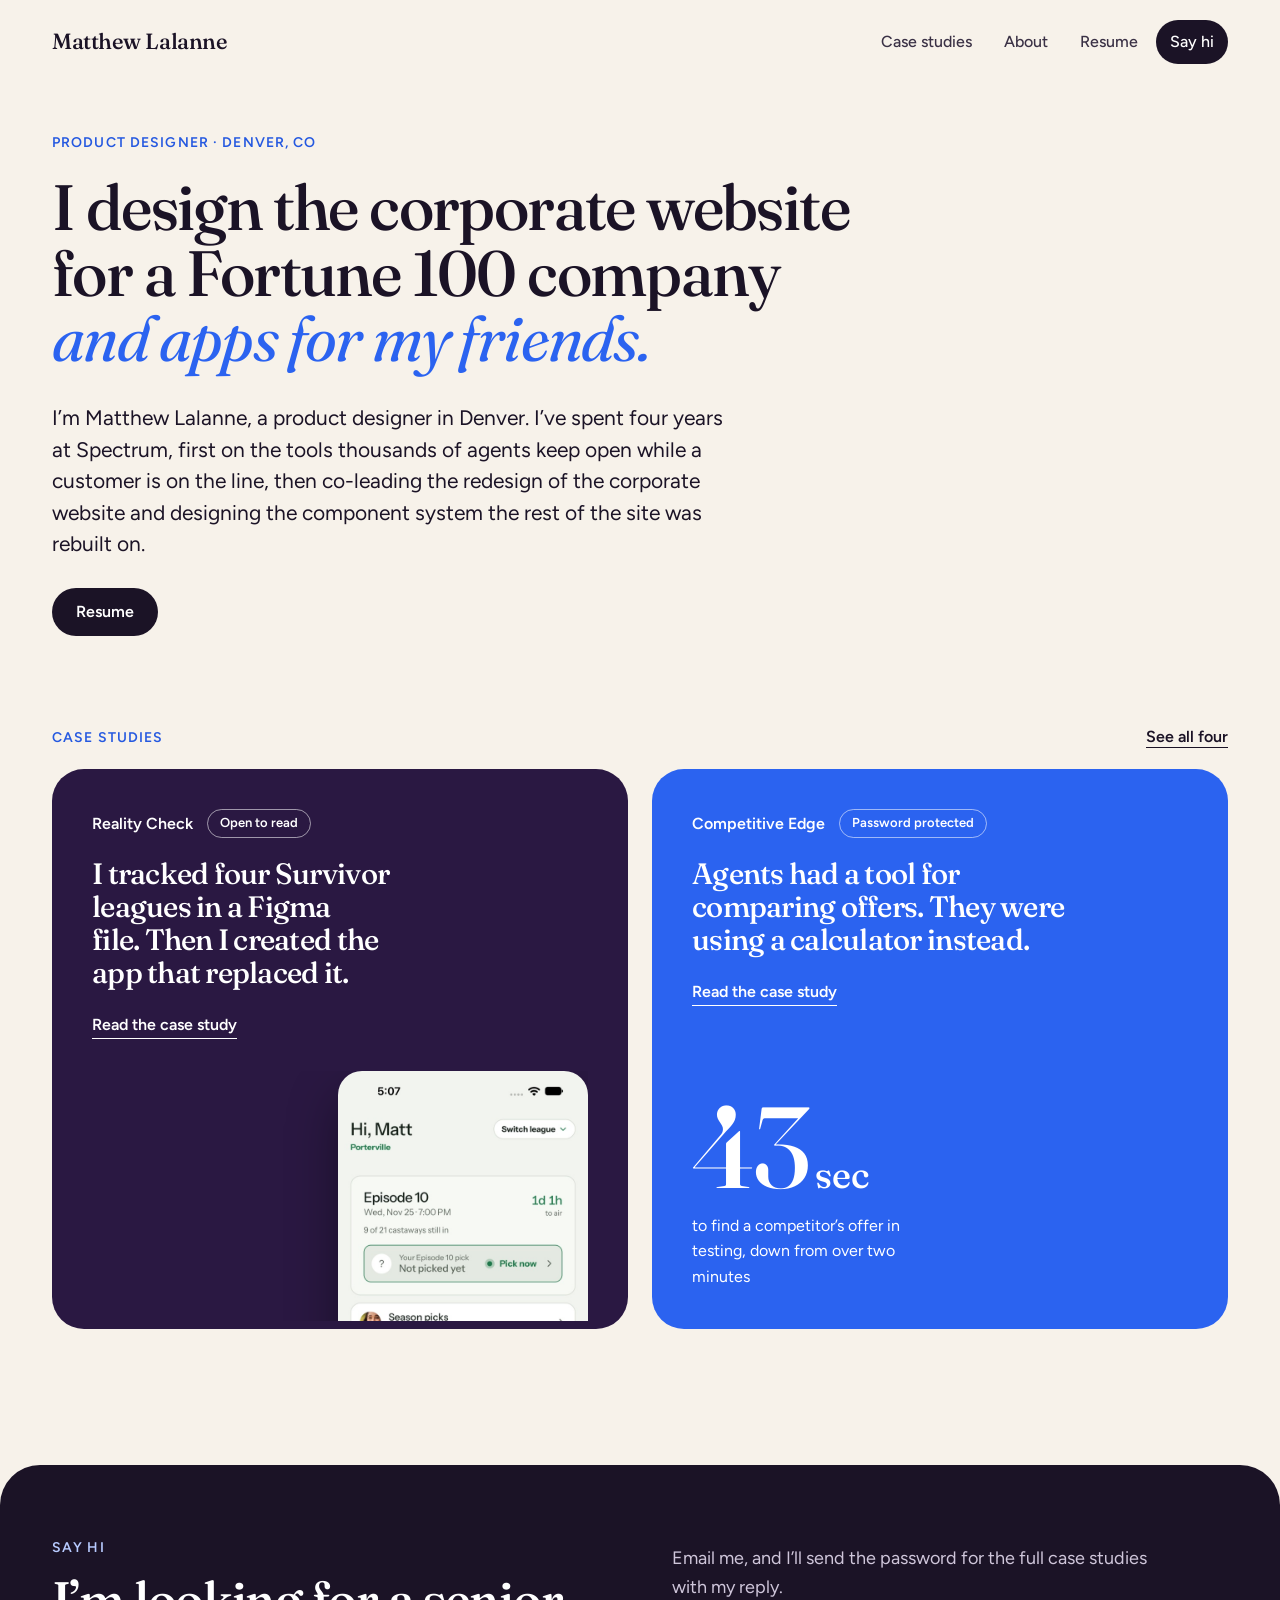
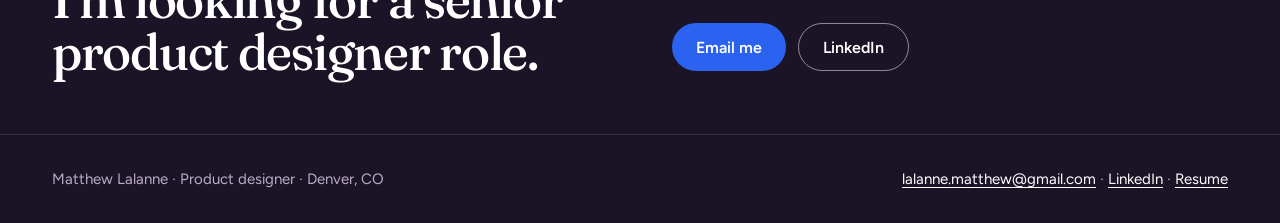
<file: index.html>
<!doctype html><html lang="en"><head><meta charset="utf-8"><meta name="viewport" content="width=device-width,initial-scale=1">
<title>Matthew Lalanne · Product Designer</title><link rel="icon" href="data:image/svg+xml,%3Csvg xmlns='http://www.w3.org/2000/svg' viewBox='0 0 32 32'%3E%3Crect width='32' height='32' rx='7' fill='%230E1220'/%3E%3Ctext x='16' y='22' font-family='Figtree,Inter,sans-serif' font-size='17' font-weight='600' fill='white' text-anchor='middle'%3EM%3C/text%3E%3C/svg%3E"><meta name="description" content="Matthew Lalanne, product designer in Denver. I design Spectrum's corporate website and my own apps, like Reality Check."><meta property="og:title" content="Matthew Lalanne · Product Designer"><meta property="og:description" content="Matthew Lalanne, product designer in Denver. I design Spectrum's corporate website and my own apps, like Reality Check.">
<script>document.documentElement.classList.add('js');</script>
<link rel="stylesheet" href="https://fonts.googleapis.com/css2?family=Figtree:wght@400;500;600;700&family=Fraunces:ital,opsz,wght@0,9..144,400..600;1,9..144,400..500&display=swap">
<link rel="stylesheet" href="/bold.css"></head><body>
<a class="skip" href="#main">Skip to content</a>
<nav class="nav" aria-label="Main"><div class="wrap"><a class="me" href="/">Matthew Lalanne</a><ul><li><a href="/work">Case studies</a></li><li><a href="/about">About</a></li><li class="hide"><a href="/resume.pdf" download="Matthew_Lalanne_Resume.pdf" aria-label="Resume, PDF download">Resume</a></li><li class="hide"><a class="pill" href="#contact">Say hi</a></li></ul></div></nav>
<main id="main">

<section class="hero"><div class="wrap"><div class="phead">
    <div class="eyebrow rv">Product designer · Denver, CO</div>
    <h1 class="rv">I design the corporate website for a Fortune 100 company <em>and apps for my friends.</em></h1>
    <div class="lede rv">
      <p>I’m Matthew Lalanne, a product designer in Denver. I’ve spent four years at Spectrum, first on the tools thousands of agents keep open while a customer is on the line, then co-leading the redesign of the corporate website and designing the component system the rest of the site was rebuilt on.</p>
      <div class="btns"><a class="pill" href="/resume.pdf" download="Matthew_Lalanne_Resume.pdf" aria-label="Resume, PDF download">Resume</a></div>
    </div>
</div></div></section>

<section class="duo" id="work"><div class="wrap">
  <div class="duo-head rv"><div class="eyebrow">Case studies</div><a class="duo-all" href="/work">See all four</a></div>
  <div class="duo-grid">
    <a class="duo-card c-purple rv" href="/reality-check" aria-labelledby="d1-h">
      <p class="duo-meta"><b>Reality Check</b><span class="tag">Open to read</span></p>
      <h2 id="d1-h">I tracked four Survivor leagues in a Figma file. Then I created the app that replaced it.</h2>
      <span class="go">Read the case study</span>
      <div class="duo-art shot"><img src="/img/rc/01-home-to-do-list.jpg" alt="Reality Check home screen. An Episode 10 card shows the time left to air and a Not picked yet row with a Pick now link." width="600" height="1304" loading="lazy"></div>
    </a>
    <a class="duo-card c-blue rv" href="/competitive-edge" aria-labelledby="d2-h">
      <p class="duo-meta"><b>Competitive Edge</b><span class="tag">Password protected</span></p>
      <h2 id="d2-h">Agents had a tool for comparing offers. They were using a calculator instead.</h2>
      <span class="go">Read the case study</span>
      <div class="duo-art stat"><b>43<small>sec</small></b><span>to find a competitor’s offer in testing, down from over two minutes</span></div>
    </a>
  </div>
</div></section>

<section class="contact" id="contact"><div class="wrap"><div class="row rv">
  <div><div class="eyebrow">Say hi</div><h2>I’m looking for a senior product designer role.</h2></div>
  <div><p>Email me, and I’ll send the password for the full case studies with my reply.</p>
  <div class="btns" style="margin-top:0"><a class="pill" href="mailto:lalanne.matthew@gmail.com">Email me</a><a class="pill line" href="https://www.linkedin.com/in/matthewlalanne">LinkedIn</a></div></div>
</div></div></section>
</main>
<footer><div class="wrap"><span>Matthew Lalanne · Product designer · Denver, CO</span><span><a href="mailto:lalanne.matthew@gmail.com">lalanne.matthew@gmail.com</a> · <a href="https://www.linkedin.com/in/matthewlalanne">LinkedIn</a> · <a href="/resume.pdf" download="Matthew_Lalanne_Resume.pdf" aria-label="Resume, PDF download">Resume</a></span></div></footer>
<script>
(function(){var t=document.querySelectorAll('.rv');if(!('IntersectionObserver' in window)){t.forEach(function(e){e.classList.add('in')});return}
var io=new IntersectionObserver(function(es){es.forEach(function(e){if(e.isIntersecting){e.target.classList.add('in');io.unobserve(e.target)}})},{threshold:0.08});t.forEach(function(e){io.observe(e)});
setTimeout(function(){t.forEach(function(e){var r=e.getBoundingClientRect();if(r.top<innerHeight)e.classList.add('in')})},400)})();
</script>
<script src="/site.js"></script>
</body></html>
</file>
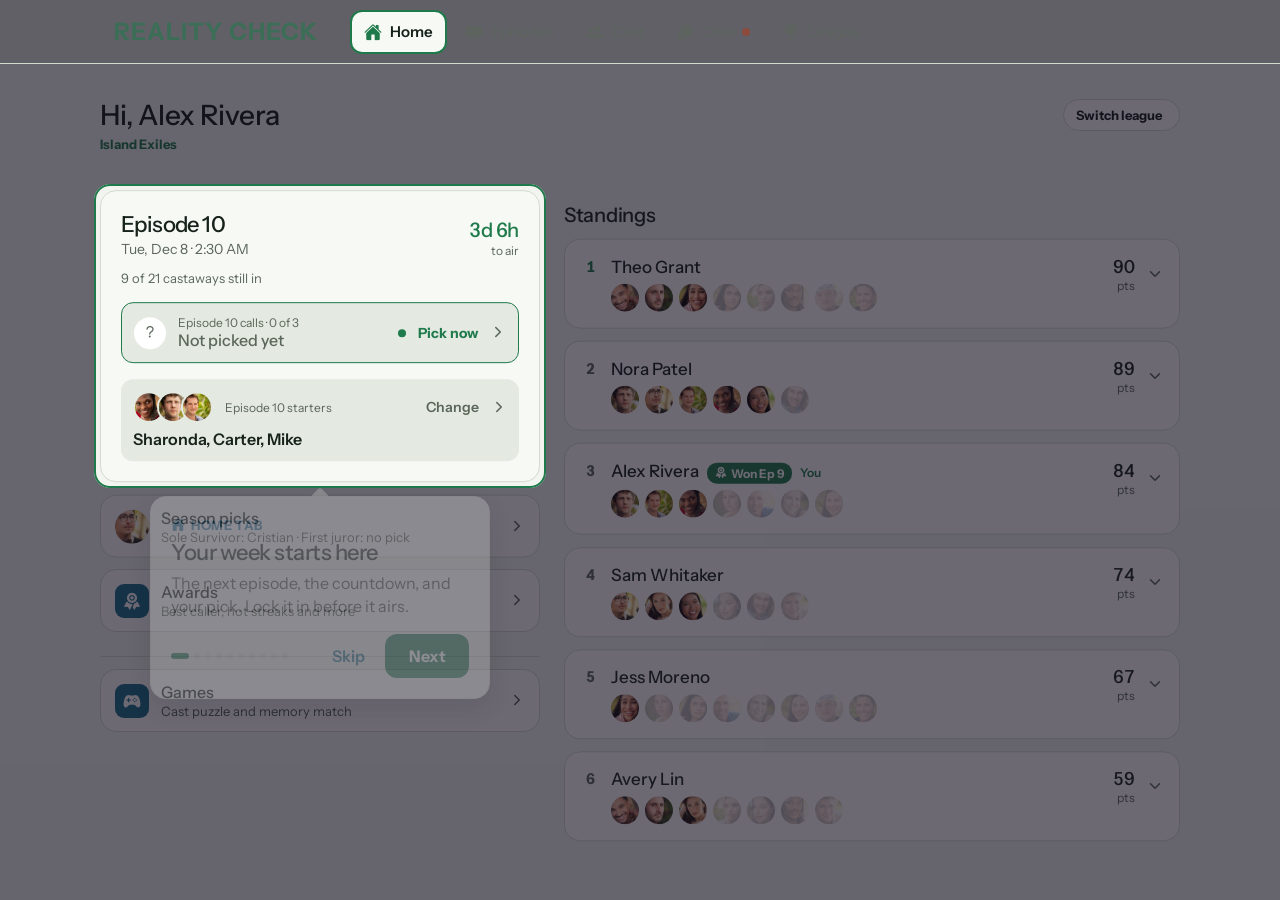
<file: app/index.html>
<!DOCTYPE html>
<html lang="en">
  <head>
    <meta charset="utf-8" />
    <meta httpEquiv="X-UA-Compatible" content="IE=edge" />
    <meta name="viewport" content="width=device-width, initial-scale=1, shrink-to-fit=no" />
    <title>Reality Check</title>
    <!-- The `react-native-web` recommended style reset: https://necolas.github.io/react-native-web/docs/setup/#root-element -->
    <style id="expo-reset">
      /* These styles make the body full-height */
      html,
      body {
        height: 100%;
      }
      /* These styles disable body scrolling if you are using <ScrollView> */
      body {
        overflow: hidden;
      }
      /* These styles make the root element full-height */
      #root {
        display: flex;
        height: 100%;
        flex: 1;
      }
    </style>
  <meta name="theme-color" content="#160c24">
<link rel="icon" href="/app/favicon.ico"/></head>

  <body>
    <!-- Use static rendering with Expo Router to support running without JavaScript. -->
    <noscript>
      You need to enable JavaScript to run this app.
    </noscript>
    <!-- The root element for your Expo app. -->
    <div id="root"></div>
  <script src="/app/_expo/static/js/web/index-734bdb5bb7549f5958c2dd291e2f47d5.js" defer></script>
</body>
</html>
</file>
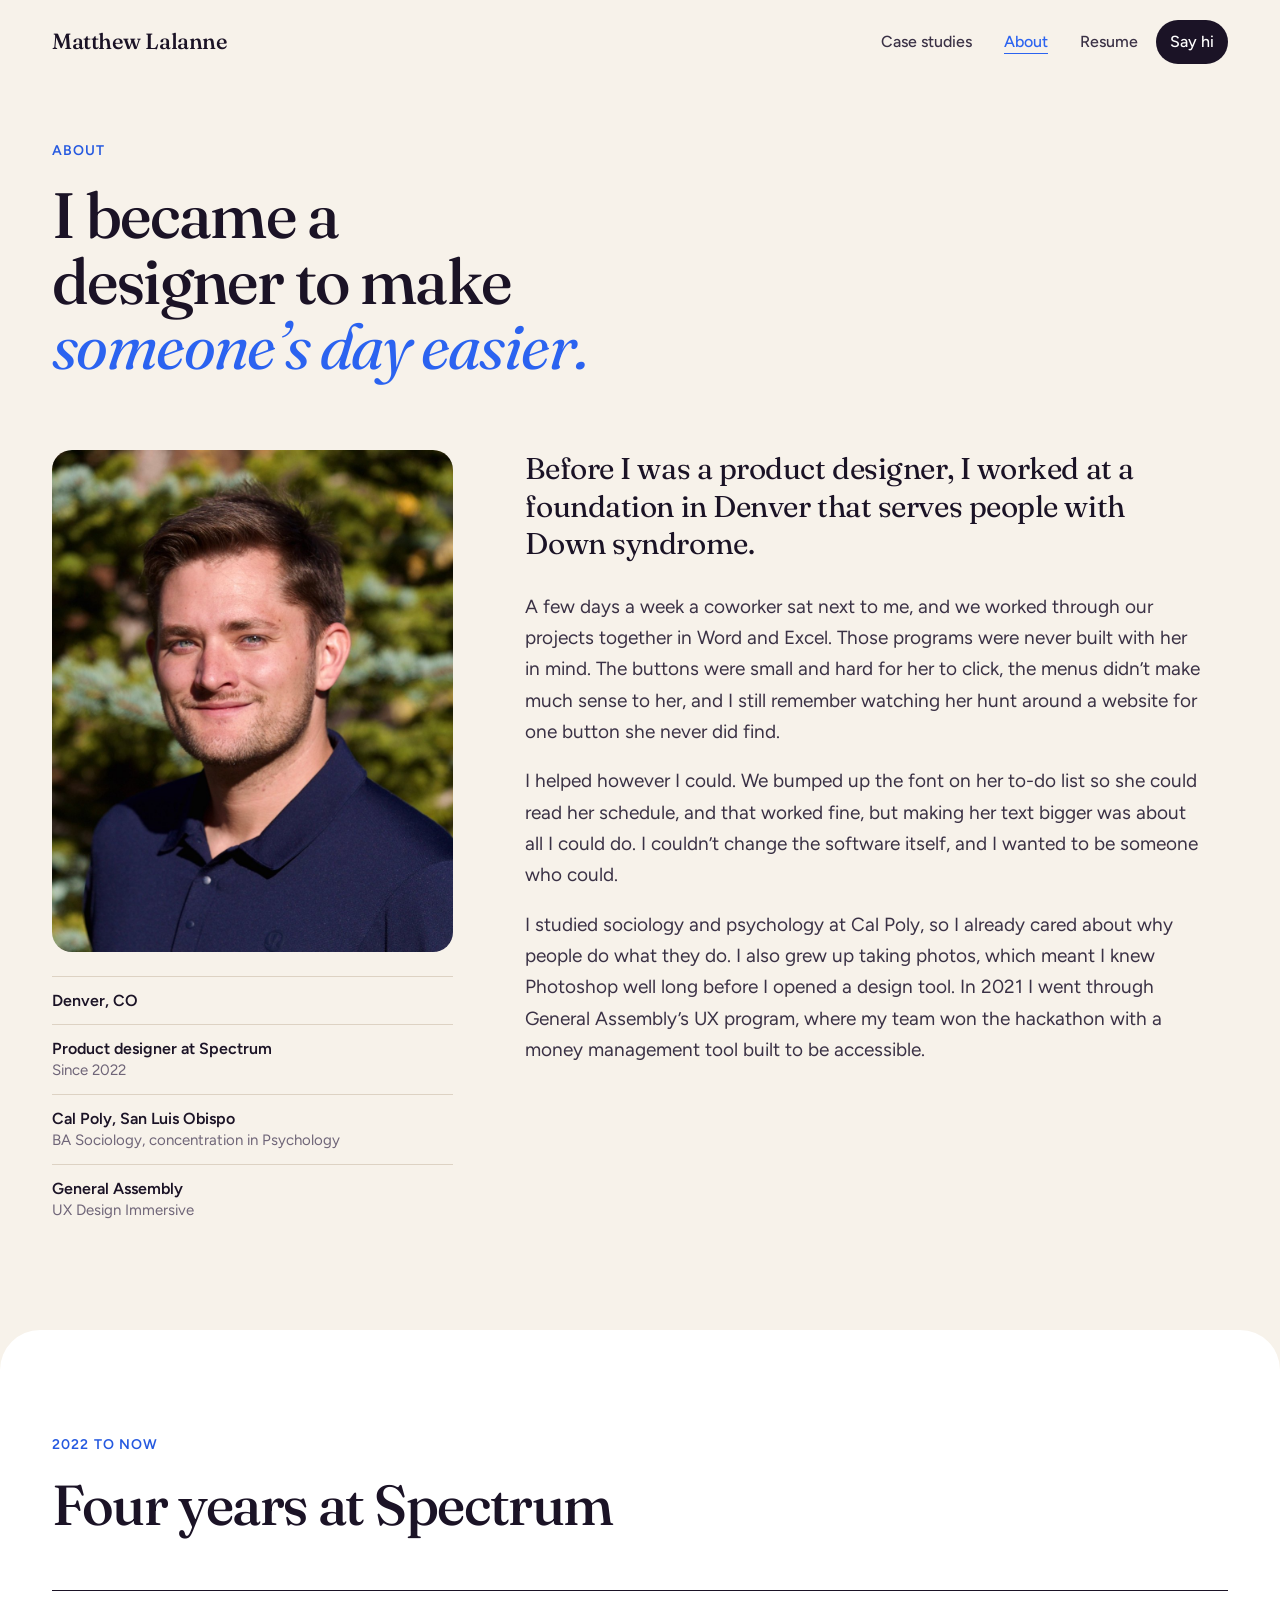
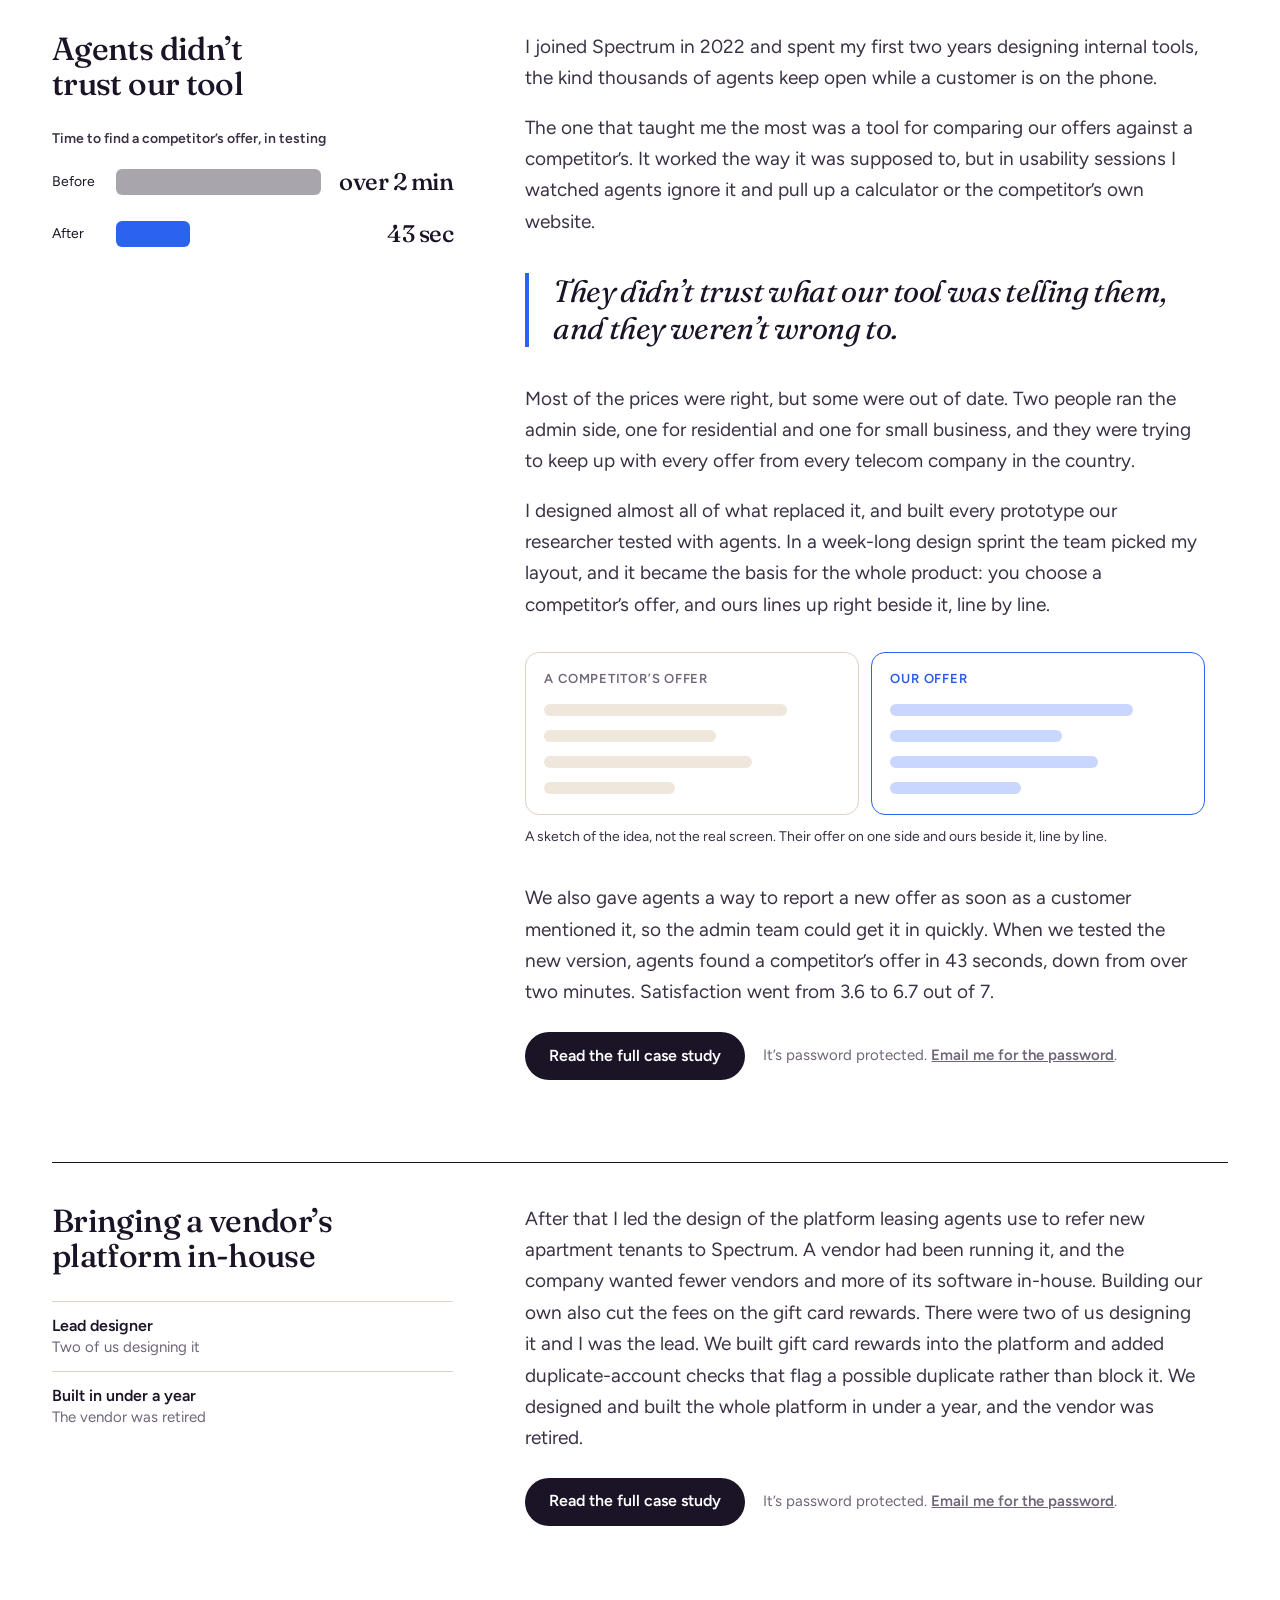
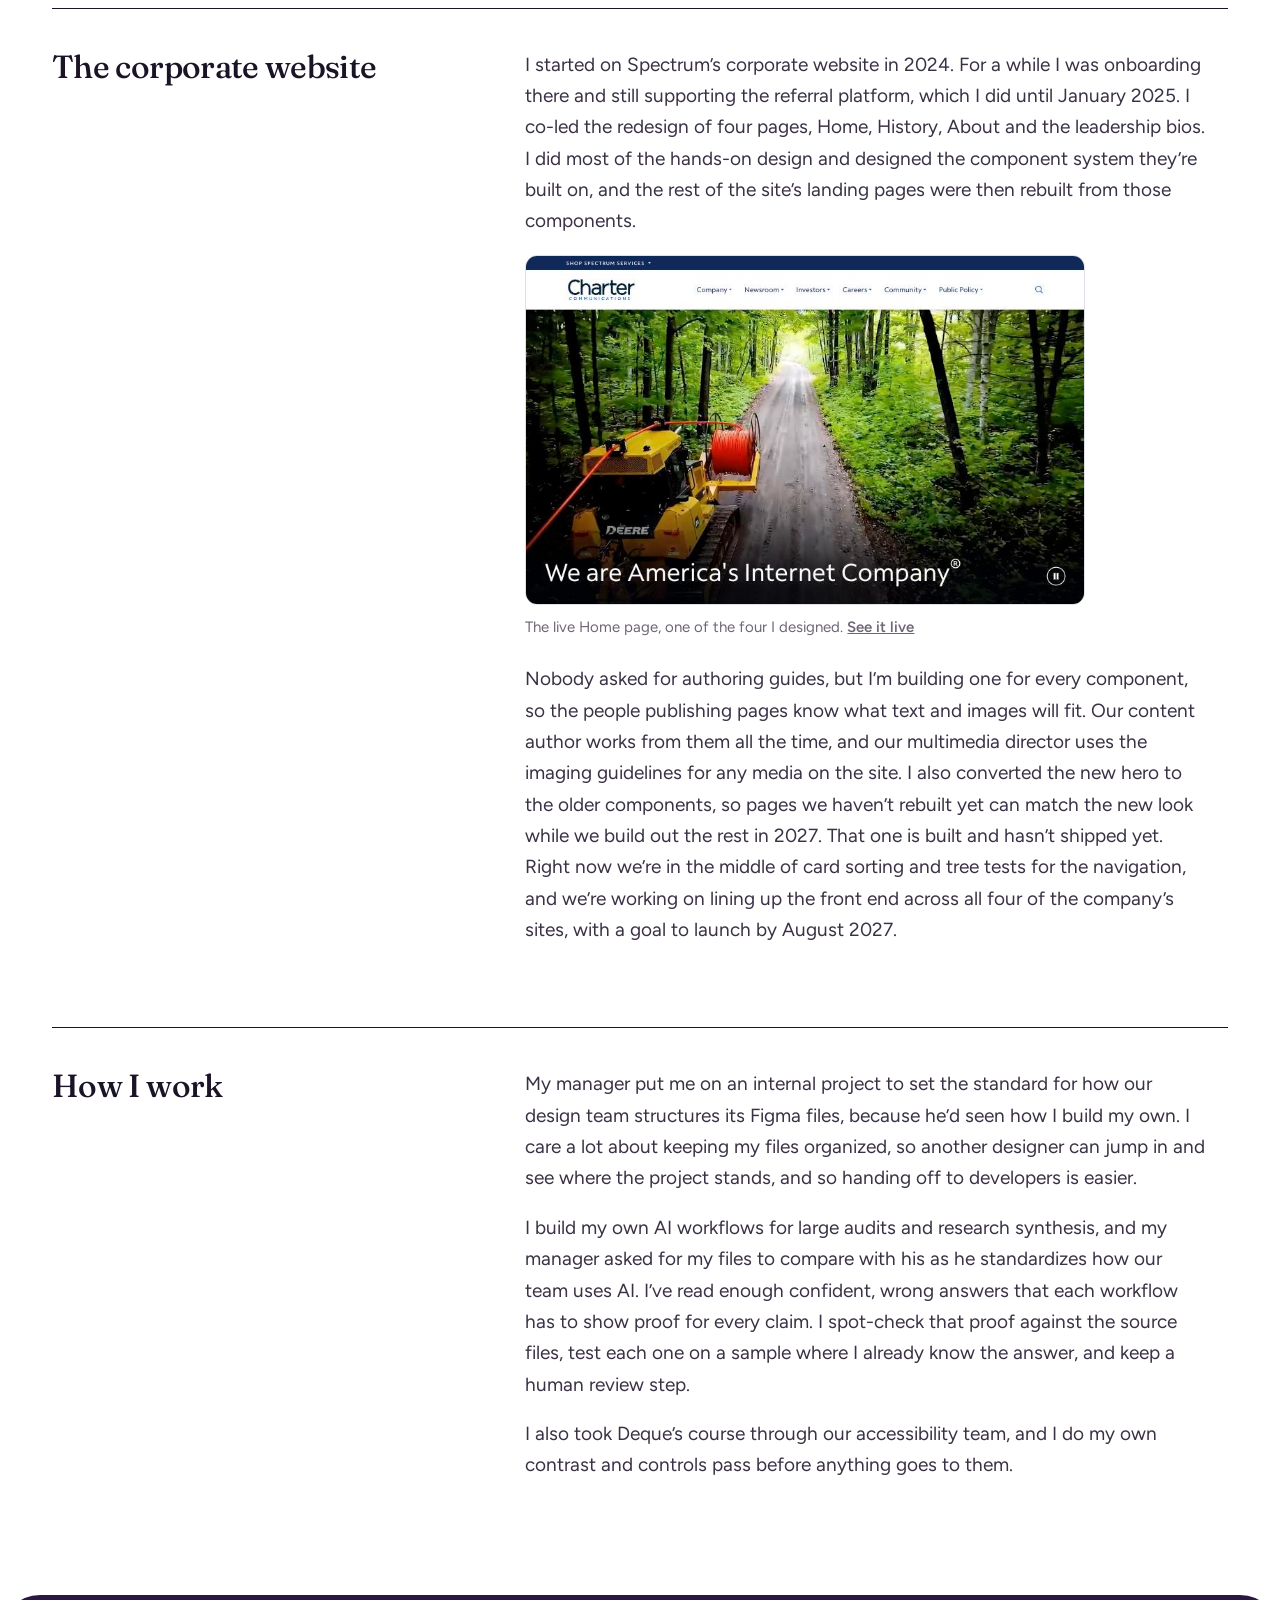
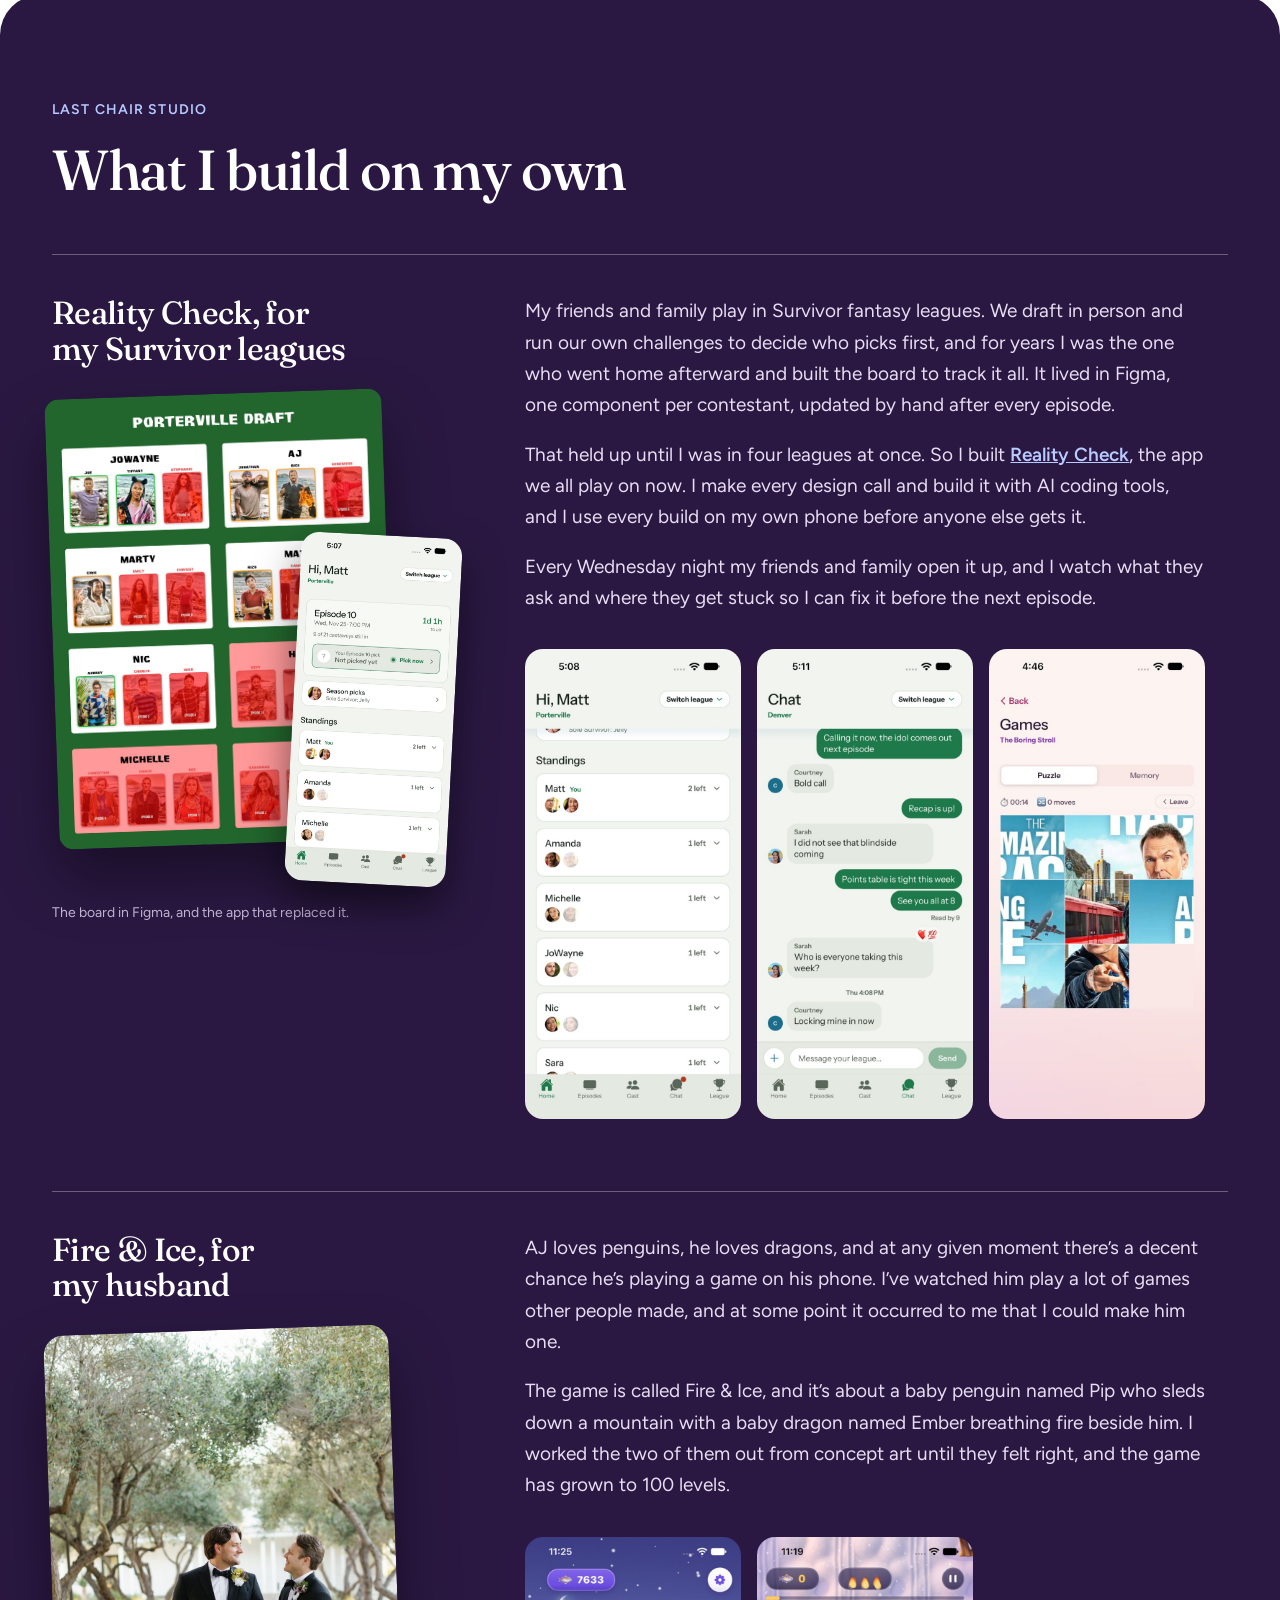
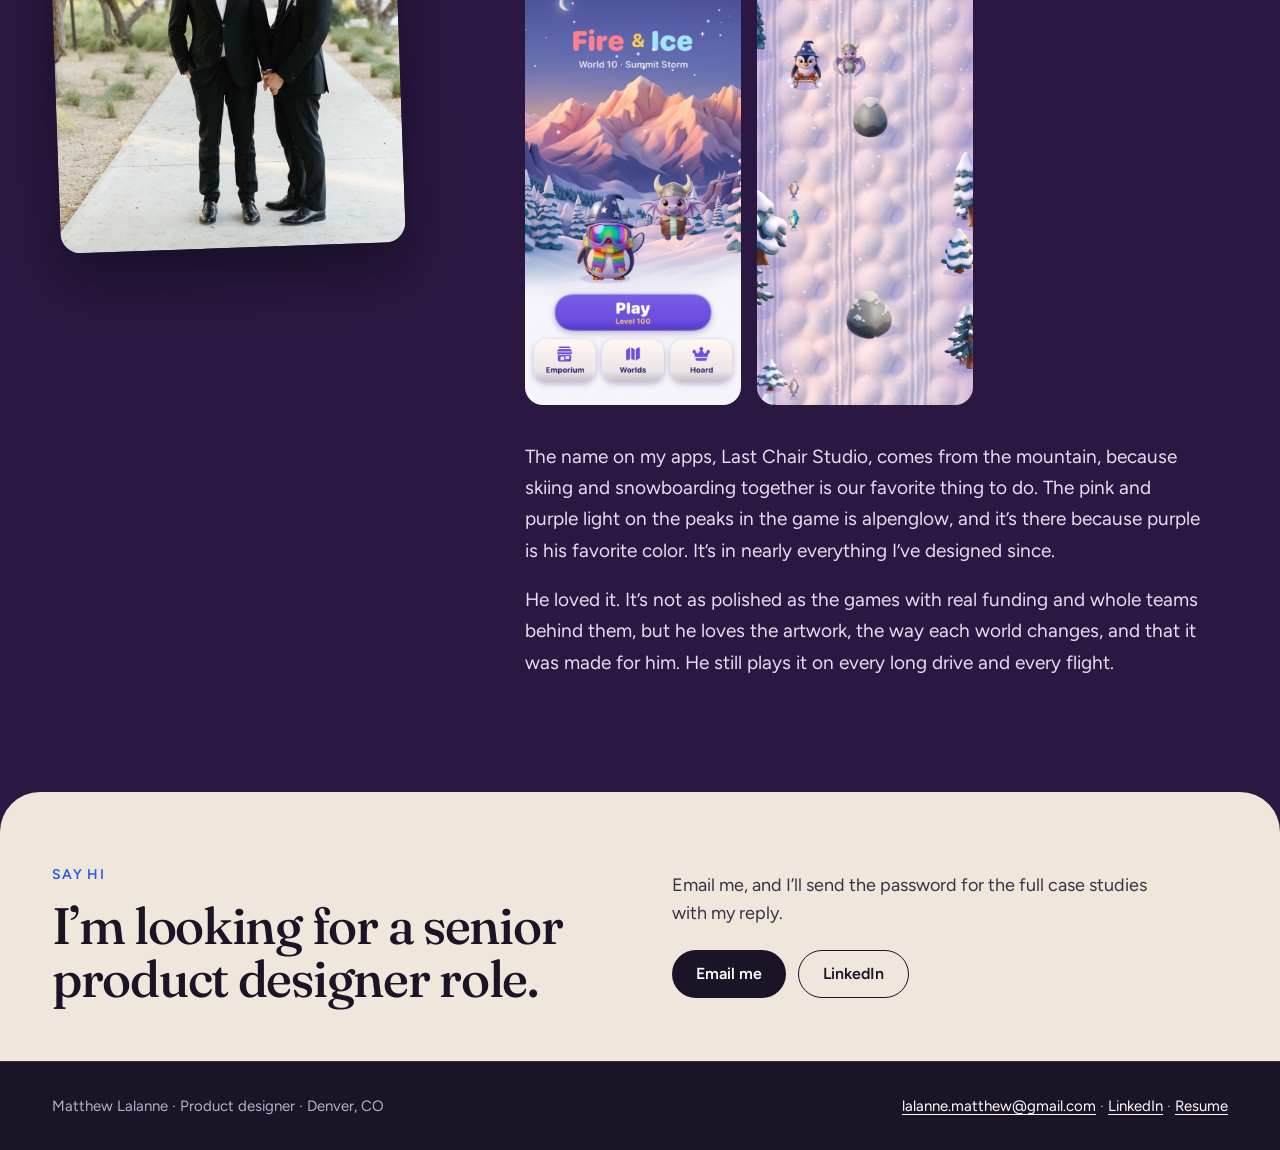
<file: about.html>
<!doctype html><html lang="en"><head><meta charset="utf-8"><meta name="viewport" content="width=device-width,initial-scale=1">
<title>About · Matthew Lalanne</title><link rel="icon" href="data:image/svg+xml,%3Csvg xmlns='http://www.w3.org/2000/svg' viewBox='0 0 32 32'%3E%3Crect width='32' height='32' rx='7' fill='%230E1220'/%3E%3Ctext x='16' y='22' font-family='Figtree,Inter,sans-serif' font-size='17' font-weight='600' fill='white' text-anchor='middle'%3EM%3C/text%3E%3C/svg%3E"><meta name="description" content="About Matthew Lalanne: how I got into product design, four years at Spectrum, and the apps I build on my own."><meta property="og:title" content="About · Matthew Lalanne"><meta property="og:description" content="About Matthew Lalanne: how I got into product design, four years at Spectrum, and the apps I build on my own.">
<script>document.documentElement.classList.add('js');</script>
<link rel="stylesheet" href="https://fonts.googleapis.com/css2?family=Figtree:wght@400;500;600;700&family=Fraunces:ital,opsz,wght@0,9..144,400..600;1,9..144,400..500&display=swap">
<link rel="stylesheet" href="/bold.css"></head><body>
<a class="skip" href="#main">Skip to content</a>
<nav class="nav" aria-label="Main"><div class="wrap"><a class="me" href="/">Matthew Lalanne</a><ul><li><a href="/work">Case studies</a></li><li><a href="/about" aria-current="page">About</a></li><li class="hide"><a href="/resume.pdf" download="Matthew_Lalanne_Resume.pdf" aria-label="Resume, PDF download">Resume</a></li><li class="hide"><a class="pill" href="#contact">Say hi</a></li></ul></div></nav>
<main id="main">

<section class="abx-intro cardstack"><div class="wrap">
  <div class="eyebrow">About</div>
  <h1>I became a designer to make <em>someone’s day easier.</em></h1>
  <div class="abx-grid">
    <aside class="abx-me">
      <img src="/img/about.jpg" alt="Matthew Lalanne" width="1000" height="1250">
      <ul>
        <li><b>Denver, CO</b></li>
        <li><b>Product designer at Spectrum</b>Since 2022</li>
        <li><b>Cal Poly, San Luis Obispo</b>BA Sociology, concentration in Psychology</li>
        <li><b>General Assembly</b>UX Design Immersive</li>
      </ul>
    </aside>
    <div class="bio">
        <p class="lede">Before I was a product designer, I worked at a foundation in Denver that serves people with Down syndrome.</p>
        <p>A few days a week a coworker sat next to me, and we worked through our projects together in Word and Excel. Those programs were never built with her in mind. The buttons were small and hard for her to click, the menus didn’t make much sense to her, and I still remember watching her hunt around a website for one button she never did find.</p>
        <p>I helped however I could. We bumped up the font on her to-do list so she could read her schedule, and that worked fine, but making her text bigger was about all I could do. I couldn’t change the software itself, and I wanted to be someone who could.</p>
        <p>I studied sociology and psychology at Cal Poly, so I already cared about why people do what they do. I also grew up taking photos, which meant I knew Photoshop well long before I opened a design tool. In 2021 I went through General Assembly’s UX program, where my team won the hackathon with a money management tool built to be accessible.</p>
    </div>
  </div>
</div></section>

<section class="abx-card white cardstack" id="spectrum"><div class="wrap">
  <div class="eyebrow">2022 to now</div>
  <h2>Four years at Spectrum</h2>

  <div class="abx-row" id="tool">
    <div class="abx-rail"><h3>Agents didn’t trust our tool</h3>
      <figure class="sk sk-time">
        <figcaption>Time to find a competitor’s offer, in testing</figcaption>
        <div class="sk-row"><span>Before</span><i class="sk-bar more" aria-hidden="true"></i><b>over 2 min</b></div>
        <div class="sk-row"><span>After</span><i class="sk-bar" style="width:36%" aria-hidden="true"></i><b>43 sec</b></div>
      </figure>
    </div>
    <div class="bio">
        <p>I joined Spectrum in 2022 and spent my first two years designing internal tools, the kind thousands of agents keep open while a customer is on the phone.</p>
        <p>The one that taught me the most was a tool for comparing our offers against a competitor’s. It worked the way it was supposed to, but in usability sessions I watched agents ignore it and pull up a calculator or the competitor’s own website.</p>
        <p class="pull">They didn’t trust what our tool was telling them, and they weren’t wrong to.</p>
        <p>Most of the prices were right, but some were out of date. Two people ran the admin side, one for residential and one for small business, and they were trying to keep up with every offer from every telecom company in the country.</p>
        <p>I designed almost all of what replaced it, and built every prototype our researcher tested with agents. In a week-long design sprint the team picked my layout, and it became the basis for the whole product: you choose a competitor’s offer, and ours lines up right beside it, line by line.</p>
        <figure class="sk sk-pair">
          <div class="sk-cols" aria-hidden="true">
            <div><b>A competitor’s offer</b><i></i><i></i><i></i><i></i></div>
            <div><b>Our offer</b><i></i><i></i><i></i><i></i></div>
          </div>
          <figcaption>A sketch of the idea, not the real screen. Their offer on one side and ours beside it, line by line.</figcaption>
        </figure>
        <p>We also gave agents a way to report a new offer as soon as a customer mentioned it, so the admin team could get it in quickly. When we tested the new version, agents found a competitor’s offer in 43 seconds, down from over two minutes. Satisfaction went from 3.6 to 6.7 out of 7.</p>
        <p class="cs-link"><a class="pill" href="/competitive-edge">Read the full case study</a><span>It’s password protected. <a href="mailto:lalanne.matthew@gmail.com?subject=Competitive%20Edge%20case%20study">Email me for the password</a>.</span></p>
    </div>
  </div>

  <div class="abx-row" id="vendor">
    <div class="abx-rail"><h3>Bringing a vendor’s platform in-house</h3>
      <ul class="rail-facts">
        <li><b>Lead designer</b>Two of us designing it</li>
        <li><b>Built in under a year</b>The vendor was retired</li>
      </ul>
    </div>
    <div class="bio">
        <p>After that I led the design of the platform leasing agents use to refer new apartment tenants to Spectrum. A vendor had been running it, and the company wanted fewer vendors and more of its software in-house. Building our own also cut the fees on the gift card rewards. There were two of us designing it and I was the lead. We built gift card rewards into the platform and added duplicate-account checks that flag a possible duplicate rather than block it. We designed and built the whole platform in under a year, and the vendor was retired.</p>
        <p class="cs-link"><a class="pill" href="/multi-tenant-sales">Read the full case study</a><span>It’s password protected. <a href="mailto:lalanne.matthew@gmail.com?subject=Multi-Tenant%20Sales%20case%20study">Email me for the password</a>.</span></p>
    </div>
  </div>

  <div class="abx-row" id="corporate">
    <div class="abx-rail"><h3>The corporate website</h3>
    </div>
    <div class="bio">
        <p>I started on Spectrum’s corporate website in 2024. For a while I was onboarding there and still supporting the referral platform, which I did until January 2025. I co-led the redesign of four pages, Home, History, About and the leadership bios. I did most of the hands-on design and designed the component system they’re built on, and the rest of the site’s landing pages were then rebuilt from those components.</p>
        <figure class="corp-shot"><a href="https://corporate.charter.com/" rel="noopener"><img src="/img/corp/home.jpg" alt="The top of the corporate website home page: the logo, six menu items and a full-width video of a fiber truck on a forest road, with the headline We are America’s Internet Company." width="800" height="500" loading="lazy" decoding="async"></a><figcaption>The live Home page, one of the four I designed. <a href="https://corporate.charter.com/" rel="noopener">See it live</a></figcaption></figure>
        <p>Nobody asked for authoring guides, but I’m building one for every component, so the people publishing pages know what text and images will fit. Our content author works from them all the time, and our multimedia director uses the imaging guidelines for any media on the site. I also converted the new hero to the older components, so pages we haven’t rebuilt yet can match the new look while we build out the rest in 2027. That one is built and hasn’t shipped yet. Right now we’re in the middle of card sorting and tree tests for the navigation, and we’re working on lining up the front end across all four of the company’s sites, with a goal to launch by August 2027.</p>
    </div>
  </div>

  <div class="abx-row" id="how">
    <div class="abx-rail"><h3>How I work</h3>
    </div>
    <div class="bio">
        <p>My manager put me on an internal project to set the standard for how our design team structures its Figma files, because he’d seen how I build my own. I care a lot about keeping my files organized, so another designer can jump in and see where the project stands, and so handing off to developers is easier.</p>
        <p>I build my own AI workflows for large audits and research synthesis, and my manager asked for my files to compare with his as he standardizes how our team uses AI. I’ve read enough confident, wrong answers that each workflow has to show proof for every claim. I spot-check that proof against the source files, test each one on a sample where I already know the answer, and keep a human review step.</p>
        <p>I also took Deque’s course through our accessibility team, and I do my own contrast and controls pass before anything goes to them.</p>
    </div>
  </div>
</div></section>

<section class="abx-card purple"><div class="wrap">
  <div class="eyebrow">Last Chair Studio</div>
  <h2>What I build on my own</h2>

  <div class="abx-row">
    <div class="abx-rail"><h3>Reality Check, for my Survivor leagues</h3>
      <div class="abx-collage rc">
        <img class="us" src="/img/rc/figma-board.jpg" alt="Green draft board made in Figma with eight panels, one per player, each holding three contestant photo cards. Most cards are tinted red." width="1648" height="2200" loading="lazy">
        <img class="g1" src="/img/rc/01-home-to-do-list.jpg" alt="Reality Check home screen. An Episode 10 card shows the time left to air and a Not picked yet row with a Pick now link, with season picks and standings below." width="600" height="1304" loading="lazy">
      </div>
      <p class="rail-cap">The board in Figma, and the app that replaced it.</p>
    </div>
    <div class="bio">
        <p>My friends and family play in Survivor fantasy leagues. We draft in person and run our own challenges to decide who picks first, and for years I was the one who went home afterward and built the board to track it all. It lived in Figma, one component per contestant, updated by hand after every episode.</p>
        <p>That held up until I was in four leagues at once. So I built <a href="/reality-check">Reality Check</a>, the app we all play on now. I make every design call and build it with AI coding tools, and I use every build on my own phone before anyone else gets it.</p>
        <p>Every Wednesday night my friends and family open it up, and I watch what they ask and where they get stuck so I can fix it before the next episode.</p>
        <div class="bio-shots">
          <img src="/img/rc/05-standings-folded-rows.jpg" alt="Standings screen. Each player has a row with small round photos of their picks, and a count of how many are left." width="600" height="1304" loading="lazy">
          <img src="/img/rc/14-chat-replies-read-receipts.jpg" alt="League chat screen with green and grey message bubbles, emoji reactions, a Read by 9 note and a message box at the bottom." width="600" height="1304" loading="lazy">
          <img src="/img/rc/24-games-puzzle-playing.jpg" alt="Games screen with a picture puzzle cut into scrambled tiles, and a timer and move count above it." width="600" height="1304" loading="lazy">
        </div>
    </div>
  </div>

  <div class="abx-row">
    <div class="abx-rail"><h3>Fire &amp; Ice, for my husband</h3>
      <div class="abx-collage">
        <img class="us" src="/img/aj.jpg" alt="Matt and AJ in black tuxedos, holding hands and smiling at each other under olive trees" width="934" height="1400" loading="lazy">
      </div>
    </div>
    <div class="bio">
        <p>AJ loves penguins, he loves dragons, and at any given moment there’s a decent chance he’s playing a game on his phone. I’ve watched him play a lot of games other people made, and at some point it occurred to me that I could make him one.</p>
        <p>The game is called Fire &amp; Ice, and it’s about a baby penguin named Pip who sleds down a mountain with a baby dragon named Ember breathing fire beside him. I worked the two of them out from concept art until they felt right, and the game has grown to 100 levels.</p>
        <div class="bio-shots two">
          <img src="/img/fi/home.jpg" alt="Fire &amp; Ice home screen: a penguin and a baby dragon in front of purple mountains at dusk" width="600" height="1299" loading="lazy">
          <img src="/img/fi/run.jpg" alt="Fire &amp; Ice gameplay: the penguin sledding downhill with the dragon flying beside him" width="600" height="1299" loading="lazy">
        </div>
        <p>The name on my apps, Last Chair Studio, comes from the mountain, because skiing and snowboarding together is our favorite thing to do. The pink and purple light on the peaks in the game is alpenglow, and it’s there because purple is his favorite color. It’s in nearly everything I’ve designed since.</p>
        <p>He loved it. It’s not as polished as the games with real funding and whole teams behind them, but he loves the artwork, the way each world changes, and that it was made for him. He still plays it on every long drive and every flight.</p>
    </div>
  </div>
</div></section>

<section class="contact c-paper" id="contact"><div class="wrap"><div class="row rv">
  <div><div class="eyebrow">Say hi</div><h2>I’m looking for a senior product designer role.</h2></div>
  <div><p>Email me, and I’ll send the password for the full case studies with my reply.</p>
  <div class="btns" style="margin-top:0"><a class="pill" href="mailto:lalanne.matthew@gmail.com">Email me</a><a class="pill line" href="https://www.linkedin.com/in/matthewlalanne">LinkedIn</a></div></div>
</div></div></section>
</main>
<footer><div class="wrap"><span>Matthew Lalanne · Product designer · Denver, CO</span><span><a href="mailto:lalanne.matthew@gmail.com">lalanne.matthew@gmail.com</a> · <a href="https://www.linkedin.com/in/matthewlalanne">LinkedIn</a> · <a href="/resume.pdf" download="Matthew_Lalanne_Resume.pdf" aria-label="Resume, PDF download">Resume</a></span></div></footer>
<script>
(function(){var t=document.querySelectorAll('.rv');if(!('IntersectionObserver' in window)){t.forEach(function(e){e.classList.add('in')});return}
var io=new IntersectionObserver(function(es){es.forEach(function(e){if(e.isIntersecting){e.target.classList.add('in');io.unobserve(e.target)}})},{threshold:0.05});t.forEach(function(e){io.observe(e)});
setTimeout(function(){t.forEach(function(e){var r=e.getBoundingClientRect();if(r.top<innerHeight)e.classList.add('in')})},400)})();
</script>
<script src="/site.js"></script>
</body></html>
</file>
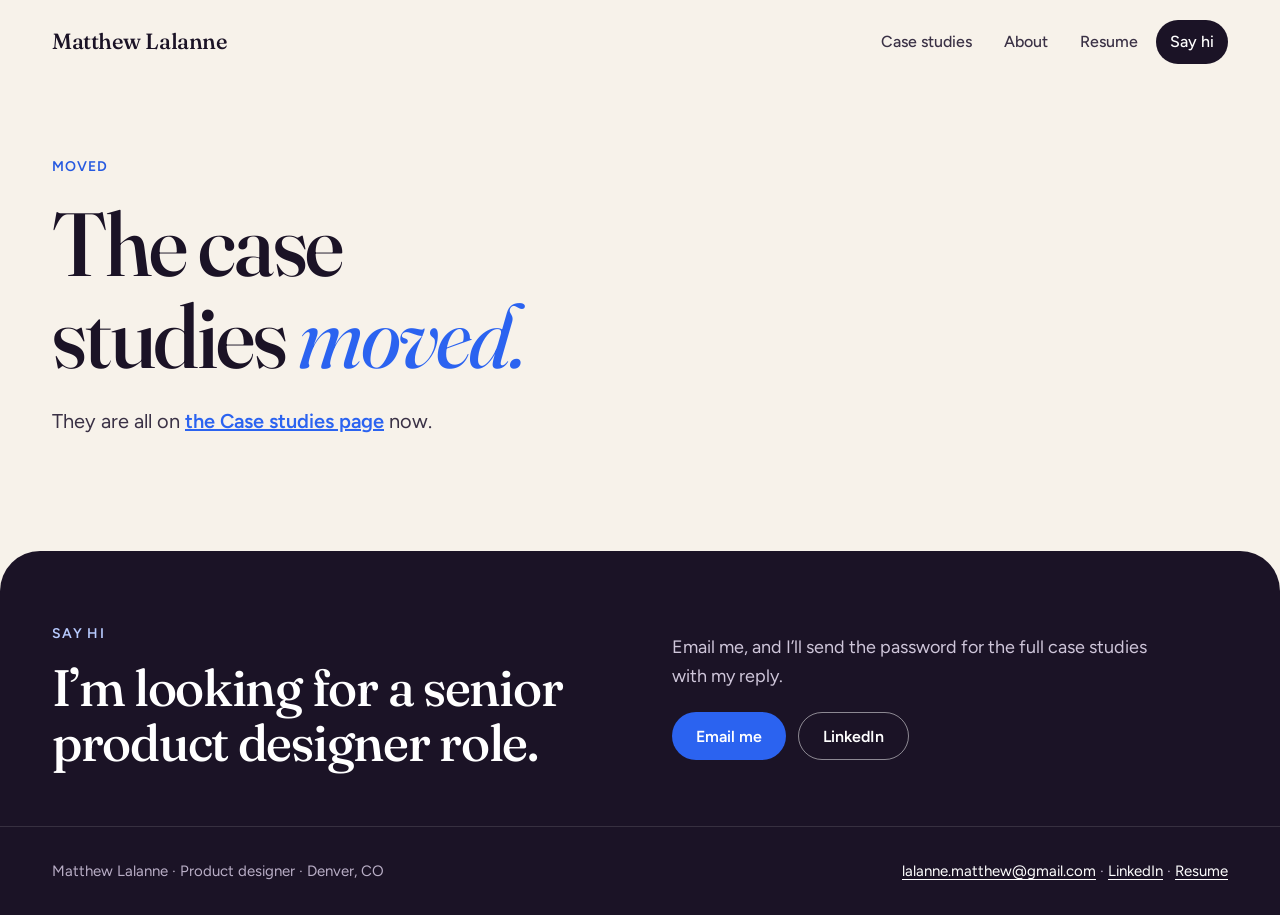
<file: case-studies.html>
<!doctype html><html lang="en"><head><meta charset="utf-8"><meta name="viewport" content="width=device-width,initial-scale=1">
<title>Case studies · Matthew Lalanne</title><link rel="icon" href="data:image/svg+xml,%3Csvg xmlns='http://www.w3.org/2000/svg' viewBox='0 0 32 32'%3E%3Crect width='32' height='32' rx='7' fill='%230E1220'/%3E%3Ctext x='16' y='22' font-family='Figtree,Inter,sans-serif' font-size='17' font-weight='600' fill='white' text-anchor='middle'%3EM%3C/text%3E%3C/svg%3E"><meta name="robots" content="noindex">
<link rel="stylesheet" href="https://fonts.googleapis.com/css2?family=Figtree:wght@400;500;600;700&family=Fraunces:ital,opsz,wght@0,9..144,400..600;1,9..144,400..500&display=swap">
<link rel="stylesheet" href="/bold.css"><link rel="stylesheet" href="/skin.css"></head><body>
<a class="skip" href="#main">Skip to content</a>
<nav class="nav" aria-label="Main"><div class="wrap"><a class="me" href="/">Matthew Lalanne</a><ul><li><a href="/work">Case studies</a></li><li><a href="/about">About</a></li><li class="hide"><a href="/resume.pdf" download="Matthew_Lalanne_Resume.pdf" aria-label="Resume, PDF download">Resume</a></li><li class="hide"><a class="pill" href="#contact">Say hi</a></li></ul></div></nav>
<main id="main">
<section class="plain"><div class="wrap"><div class="eyebrow">Moved</div><h1>The case studies <em>moved.</em></h1><p>They are all on <a href="/work">the Case studies page</a> now.</p></div></section>
<section class="contact" id="contact"><div class="wrap"><div class="row">
  <div><div class="eyebrow">Say hi</div><h2>I’m looking for a senior product designer role.</h2></div>
  <div><p>Email me, and I’ll send the password for the full case studies with my reply.</p>
  <div class="btns" style="margin-top:0"><a class="pill" href="mailto:lalanne.matthew@gmail.com">Email me</a><a class="pill line" href="https://www.linkedin.com/in/matthewlalanne">LinkedIn</a></div></div>
</div></div></section>
</main>
<footer><div class="wrap"><span>Matthew Lalanne · Product designer · Denver, CO</span><span><a href="mailto:lalanne.matthew@gmail.com">lalanne.matthew@gmail.com</a> · <a href="https://www.linkedin.com/in/matthewlalanne">LinkedIn</a> · <a href="/resume.pdf" download="Matthew_Lalanne_Resume.pdf" aria-label="Resume, PDF download">Resume</a></span></div></footer>
<script src="/site.js"></script>
</body></html>
</file>
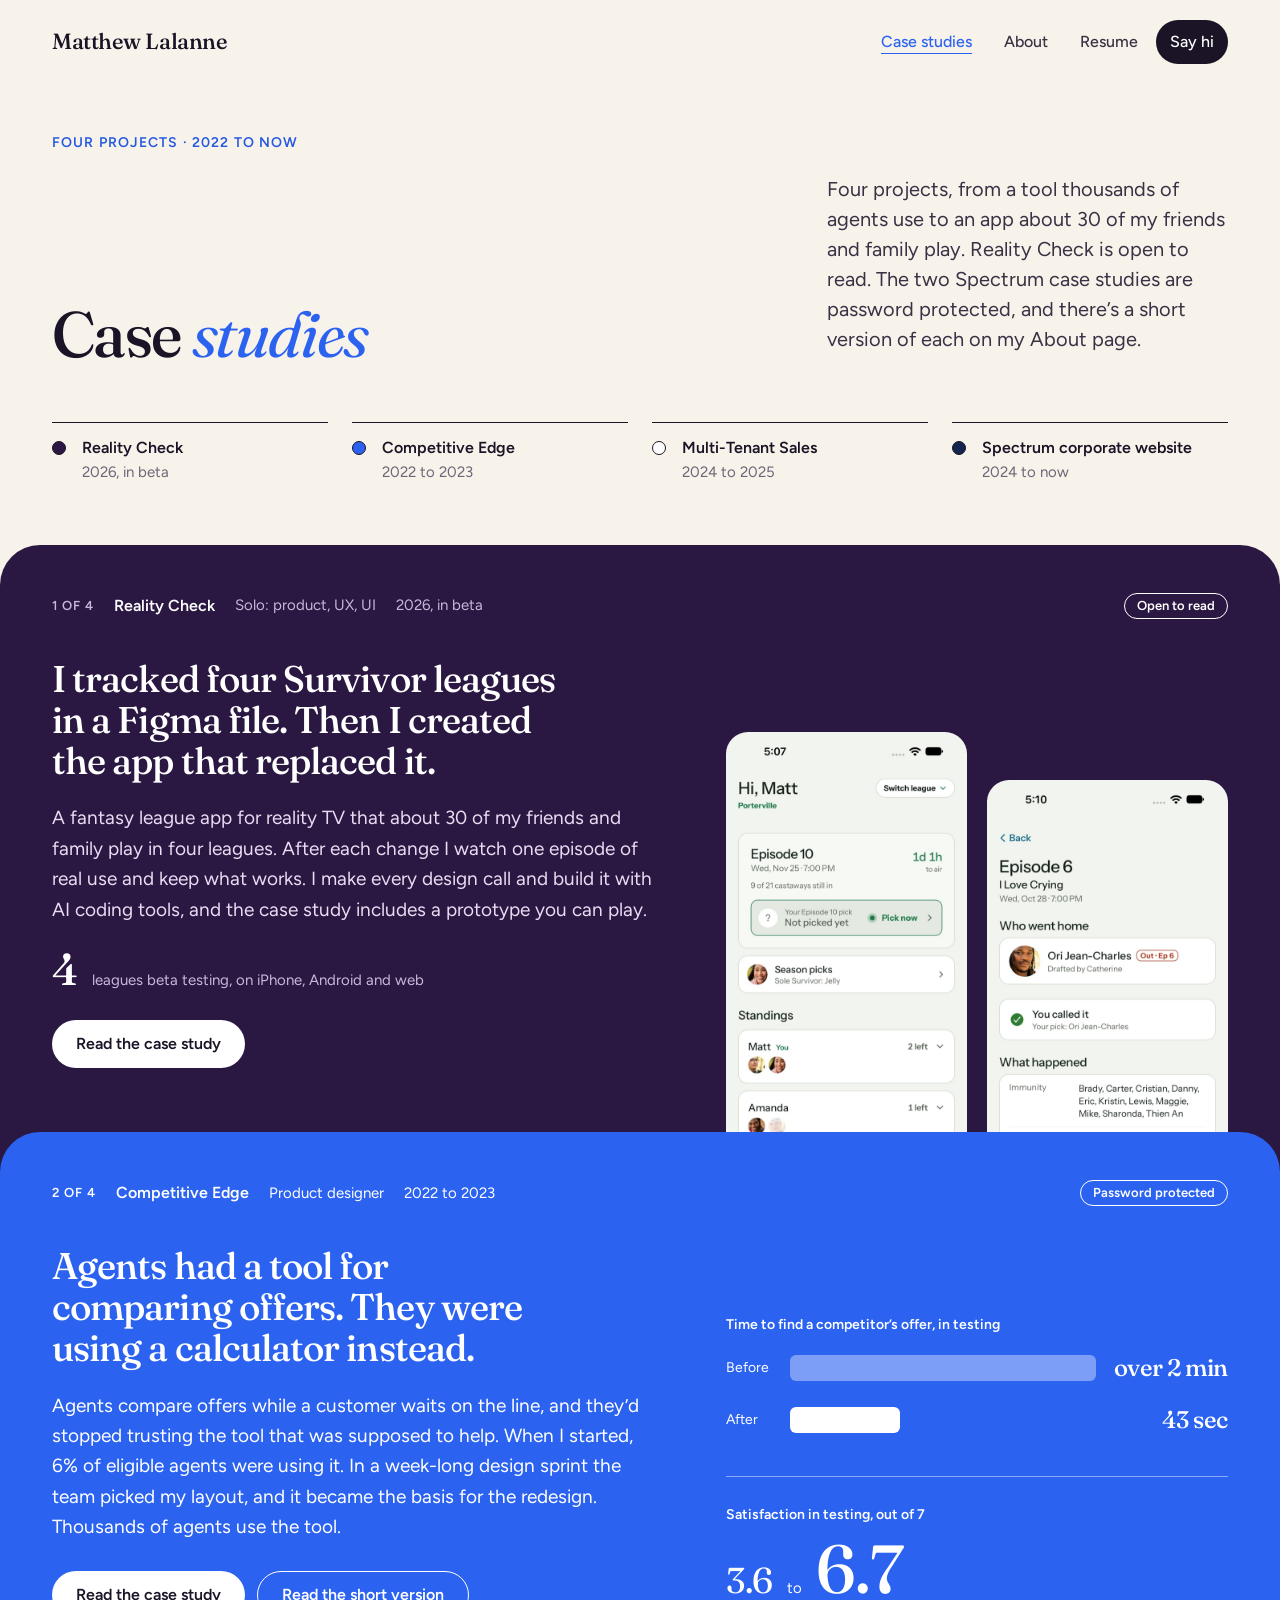
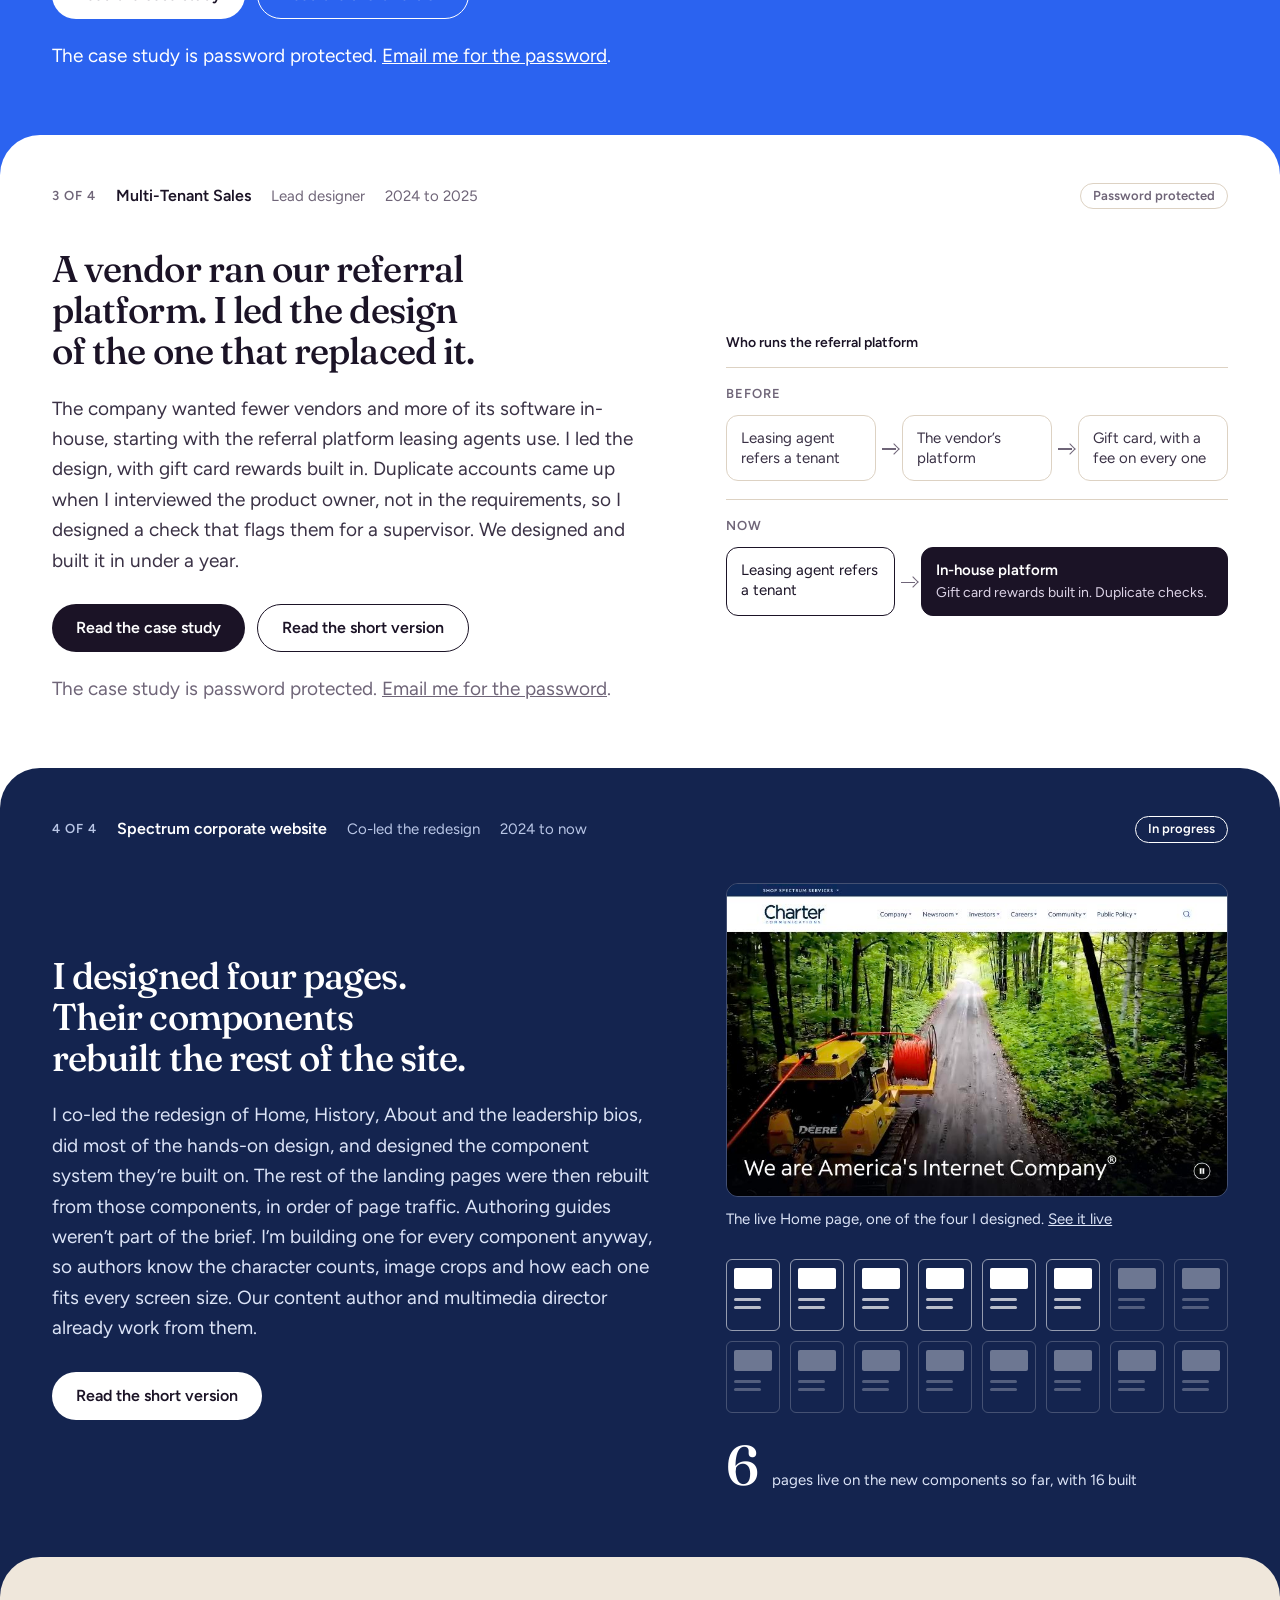
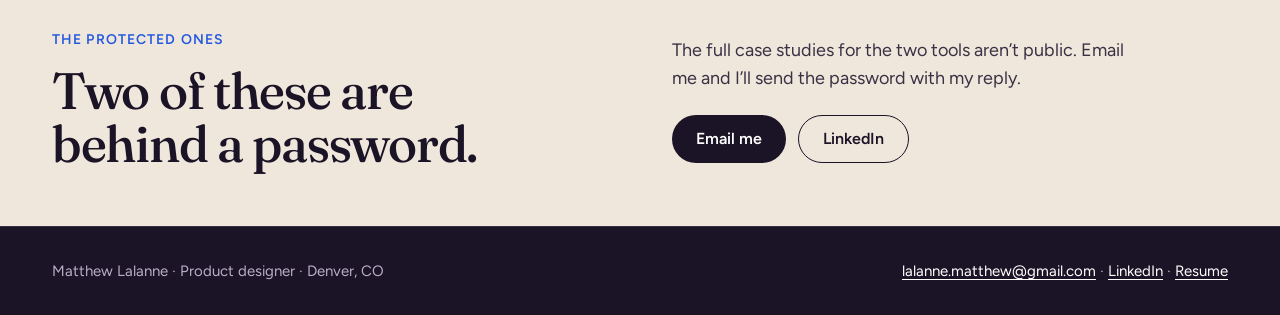
<file: work.html>
<!doctype html><html lang="en"><head><meta charset="utf-8"><meta name="viewport" content="width=device-width,initial-scale=1">
<title>Case studies · Matthew Lalanne</title><link rel="icon" href="data:image/svg+xml,%3Csvg xmlns='http://www.w3.org/2000/svg' viewBox='0 0 32 32'%3E%3Crect width='32' height='32' rx='7' fill='%230E1220'/%3E%3Ctext x='16' y='22' font-family='Figtree,Inter,sans-serif' font-size='17' font-weight='600' fill='white' text-anchor='middle'%3EM%3C/text%3E%3C/svg%3E"><meta name="description" content="Case studies from Matthew Lalanne: Reality Check, Competitive Edge, Multi-Tenant Sales and Spectrum's corporate website."><meta property="og:title" content="Case studies · Matthew Lalanne"><meta property="og:description" content="Case studies from Matthew Lalanne: Reality Check, Competitive Edge, Multi-Tenant Sales and Spectrum's corporate website.">
<script>document.documentElement.classList.add('js');</script>
<link rel="stylesheet" href="https://fonts.googleapis.com/css2?family=Figtree:wght@400;500;600;700&family=Fraunces:ital,opsz,wght@0,9..144,400..600;1,9..144,400..500&display=swap">
<link rel="stylesheet" href="/bold.css"></head><body>
<a class="skip" href="#main">Skip to content</a>
<nav class="nav" aria-label="Main"><div class="wrap"><a class="me" href="/">Matthew Lalanne</a><ul><li><a href="/work" aria-current="page">Case studies</a></li><li><a href="/about">About</a></li><li class="hide"><a href="/resume.pdf" download="Matthew_Lalanne_Resume.pdf" aria-label="Resume, PDF download">Resume</a></li><li class="hide"><a class="pill" href="#contact">Say hi</a></li></ul></div></nav>
<main id="main">

<section class="pagehead"><div class="wrap">
  <div class="phead">
    <div class="eyebrow">Four projects · 2022 to now</div>
    <h1>Case <em>studies</em></h1>
    <p class="intro">Four projects, from a tool thousands of agents use to an app about 30 of my friends and family play. Reality Check is open to read. The two Spectrum case studies are password protected, and there’s a short version of each on my About page.</p>
  </div>
  <nav class="caseindex" aria-label="Case studies on this page"><ol>
    <li><a href="#case-reality-check"><i class="sw c-purple" aria-hidden="true"></i><b>Reality Check</b><span>2026, in beta</span></a></li>
    <li><a href="#case-competitive-edge"><i class="sw c-blue" aria-hidden="true"></i><b>Competitive Edge</b><span>2022 to 2023</span></a></li>
    <li><a href="#case-multi-tenant-sales"><i class="sw c-white" aria-hidden="true"></i><b>Multi-Tenant Sales</b><span>2024 to 2025</span></a></li>
    <li><a href="#case-corporate-website"><i class="sw c-navy" aria-hidden="true"></i><b>Spectrum corporate website</b><span>2024 to now</span></a></li>
  </ol></nav>
</div></section>

<section class="cases" id="work">

<article class="case c-purple cardstack" id="case-reality-check"><div class="wrap">
  <p class="case-meta"><span class="n">1 of 4</span><b>Reality Check</b><span>Solo: product, UX, UI</span><span>2026, in beta</span><span class="tag">Open to read</span></p>
  <div class="case-grid">
    <div class="case-text">
      <h2>I tracked four Survivor leagues in a Figma file. Then I created the app that replaced it.</h2>
      <p>A fantasy league app for reality TV that about 30 of my friends and family play in four leagues. After each change I watch one episode of real use and keep what works. I make every design call and build it with AI coding tools, and the case study includes a prototype you can play.</p>
      <p class="case-stat"><b>4</b><span>leagues beta testing, on iPhone, Android and web</span></p>
      <div class="btns"><a class="pill light" href="/reality-check">Read the case study</a></div>
    </div>
    <div class="case-art shots">
      <img src="/img/rc/01-home-to-do-list.jpg" alt="Reality Check home screen. An Episode 10 card shows the time left to air and a Not picked yet row with a Pick now link, with season picks and standings below." width="600" height="1304">
      <img src="/img/rc/10-episode-page-recap.jpg" alt="Episode 6 screen with a Who went home card, a green You called it card, a table of immunity, journey and vote, and the start of the recap." width="600" height="1304">
    </div>
  </div>
</div></article>

<article class="case c-blue cardstack" id="case-competitive-edge"><div class="wrap">
  <p class="case-meta"><span class="n">2 of 4</span><b>Competitive Edge</b><span>Product designer</span><span>2022 to 2023</span><span class="tag">Password protected</span></p>
  <div class="case-grid">
    <div class="case-text">
      <h2>Agents had a tool for comparing offers. They were using a calculator instead.</h2>
      <p>Agents compare offers while a customer waits on the line, and they’d stopped trusting the tool that was supposed to help. When I started, 6% of eligible agents were using it. In a week-long design sprint the team picked my layout, and it became the basis for the redesign. Thousands of agents use the tool.</p>
      <div class="btns"><a class="pill light" href="/competitive-edge">Read the case study</a><a class="pill line" href="/about#tool">Read the short version</a></div>
      <p class="pw-note">The case study is password protected. <a href="mailto:lalanne.matthew@gmail.com?subject=Competitive%20Edge%20case%20study">Email me for the password</a>.</p>
    </div>
    <div class="case-art">
      <figure class="sk sk-time">
        <figcaption>Time to find a competitor’s offer, in testing</figcaption>
        <div class="sk-row"><span>Before</span><i class="sk-bar more" aria-hidden="true"></i><b>over 2 min</b></div>
        <div class="sk-row"><span>After</span><i class="sk-bar" style="width:36%" aria-hidden="true"></i><b>43 sec</b></div>
      </figure>
      <figure class="sk sk-score">
        <figcaption>Satisfaction in testing, out of 7</figcaption>
        <p><span>3.6</span><i>to</i><b>6.7</b></p>
      </figure>
    </div>
  </div>
</div></article>

<article class="case c-white cardstack" id="case-multi-tenant-sales"><div class="wrap">
  <p class="case-meta"><span class="n">3 of 4</span><b>Multi-Tenant Sales</b><span>Lead designer</span><span>2024 to 2025</span><span class="tag">Password protected</span></p>
  <div class="case-grid">
    <div class="case-text">
      <h2>A vendor ran our referral platform. I led the design of the one that replaced it.</h2>
      <p>The company wanted fewer vendors and more of its software in-house, starting with the referral platform leasing agents use. I led the design, with gift card rewards built in. Duplicate accounts came up when I interviewed the product owner, not in the requirements, so I designed a check that flags them for a supervisor. We designed and built it in under a year.</p>
      <div class="btns"><a class="pill" href="/multi-tenant-sales">Read the case study</a><a class="pill line" href="/about#vendor">Read the short version</a></div>
      <p class="pw-note">The case study is password protected. <a href="mailto:lalanne.matthew@gmail.com?subject=Multi-Tenant%20Sales%20case%20study">Email me for the password</a>.</p>
    </div>
    <div class="case-art">
      <figure class="sk sk-flow">
        <figcaption>Who runs the referral platform</figcaption>
        <div class="sk-lane"><span class="sk-when">Before</span><ol><li>Leasing agent refers a tenant</li><li>The vendor’s platform</li><li>Gift card, with a fee on every one</li></ol></div>
        <div class="sk-lane now"><span class="sk-when">Now</span><ol><li>Leasing agent refers a tenant</li><li>In-house platform<small>Gift card rewards built in. Duplicate checks.</small></li></ol></div>
      </figure>
    </div>
  </div>
</div></article>

<article class="case c-navy cardstack" id="case-corporate-website"><div class="wrap">
  <p class="case-meta"><span class="n">4 of 4</span><b>Spectrum corporate website</b><span>Co-led the redesign</span><span>2024 to now</span><span class="tag">In progress</span></p>
  <div class="case-grid">
    <div class="case-text">
      <h2>I designed four pages. Their components rebuilt the rest of the site.</h2>
      <p>I co-led the redesign of Home, History, About and the leadership bios, did most of the hands-on design, and designed the component system they’re built on. The rest of the landing pages were then rebuilt from those components, in order of page traffic. Authoring guides weren’t part of the brief. I’m building one for every component anyway, so authors know the character counts, image crops and how each one fits every screen size. Our content author and multimedia director already work from them.</p>
      <div class="btns"><a class="pill light" href="/about#corporate">Read the short version</a></div>
    </div>
    <div class="case-art">
      <figure class="corp-shot on-dark"><a href="https://corporate.charter.com/" rel="noopener"><img src="/img/corp/home.jpg" alt="The top of the corporate website home page: the logo, six menu items and a full-width video of a fiber truck on a forest road, with the headline We are America’s Internet Company." width="800" height="500" loading="lazy" decoding="async"></a><figcaption>The live Home page, one of the four I designed. <a href="https://corporate.charter.com/" rel="noopener">See it live</a></figcaption></figure>
      <figure class="sk sk-pages">
        <div class="sk-tiles" aria-hidden="true"><i class="live"></i><i class="live"></i><i class="live"></i><i class="live"></i><i class="live"></i><i class="live"></i><i></i><i></i><i></i><i></i><i></i><i></i><i></i><i></i><i></i><i></i></div>
        <figcaption><b>6</b> pages live on the new components so far, with 16 built</figcaption>
      </figure>
    </div>
  </div>
</div></article>

</section>

<section class="contact c-paper" id="contact"><div class="wrap"><div class="row rv">
  <div><div class="eyebrow">The protected ones</div><h2>Two of these are behind a password.</h2></div>
  <div><p>The full case studies for the two tools aren’t public. Email me and I’ll send the password with my reply.</p>
  <div class="btns" style="margin-top:0"><a class="pill" href="mailto:lalanne.matthew@gmail.com">Email me</a><a class="pill line" href="https://www.linkedin.com/in/matthewlalanne">LinkedIn</a></div></div>
</div></div></section>
</main>
<footer><div class="wrap"><span>Matthew Lalanne · Product designer · Denver, CO</span><span><a href="mailto:lalanne.matthew@gmail.com">lalanne.matthew@gmail.com</a> · <a href="https://www.linkedin.com/in/matthewlalanne">LinkedIn</a> · <a href="/resume.pdf" download="Matthew_Lalanne_Resume.pdf" aria-label="Resume, PDF download">Resume</a></span></div></footer>
<script>
(function(){var t=document.querySelectorAll('.rv');if(!('IntersectionObserver' in window)){t.forEach(function(e){e.classList.add('in')});return}
var io=new IntersectionObserver(function(es){es.forEach(function(e){if(e.isIntersecting){e.target.classList.add('in');io.unobserve(e.target)}})},{threshold:0.08});t.forEach(function(e){io.observe(e)});
setTimeout(function(){t.forEach(function(e){var r=e.getBoundingClientRect();if(r.top<innerHeight)e.classList.add('in')})},400)})();
</script>
<script src="/site.js"></script>
</body></html>
</file>
<file: bold.css>
/* Bolder direction mockup. Preview only. */
:root{
  --paper:#F7F2EA;--paper2:#EFE7DB;--ink:#1B1326;--text:#3A3145;--muted:#6F6578;--line:#DDD2C3;
  --rose:#2B63F0;--softblue:#B8CBFF;--deep:#6B3FA0;--violet:#6B3FA0;--amber:#F0A35B;--dusk:#2A1842;
  --serif:'Fraunces',Georgia,serif;--sans:'Figtree',system-ui,-apple-system,sans-serif;
  --ease:cubic-bezier(.05,.7,.1,1)
}
*{box-sizing:border-box}
html{scroll-behavior:smooth}
body{margin:0;font-family:var(--sans);color:var(--text);background:var(--paper);font-size:18px;line-height:1.6;-webkit-font-smoothing:antialiased;overflow-x:hidden}
img{max-width:100%}
.wrap{max-width:1240px;margin:0 auto;padding:0 32px}
h1,h2,h3{margin:0;font-family:var(--serif);font-weight:500;color:var(--ink);letter-spacing:-0.025em;line-height:1.02;text-wrap:balance;font-optical-sizing:auto}
h1 em,h2 em{font-style:italic;font-weight:400;color:var(--rose)}
p{margin:0 0 18px}
a{color:inherit}
:focus-visible{outline:2px solid var(--rose);outline-offset:3px;border-radius:4px}
.eyebrow{font-size:14px;font-weight:600;letter-spacing:.08em;text-transform:uppercase;color:var(--rose);margin-bottom:20px}
.mock{background:var(--ink);color:#EADFF2;font-size:14px;padding:10px 32px;text-align:center}
.mock a{color:#fff}

/* nav */
.nav .wrap{display:flex;justify-content:space-between;align-items:center;min-height:84px}
.nav .me{font-family:var(--serif);font-size:22px;font-weight:500;text-decoration:none;color:var(--ink);letter-spacing:-0.02em}
.nav ul{display:flex;gap:4px;list-style:none;margin:0;padding:0;align-items:center}
.nav ul a{display:inline-flex;align-items:center;min-height:44px;padding:0 14px;text-decoration:none;font-weight:500;font-size:16px;color:var(--text)}
.nav ul a:hover,.nav ul a[aria-current]{color:var(--rose)}
.pill{display:inline-flex;align-items:center;gap:10px;min-height:48px;padding:0 24px;border-radius:999px;background:var(--ink);color:#fff!important;text-decoration:none;font-weight:600;font-size:16px;transition:transform .2s var(--ease),background .2s}
.pill:hover{background:var(--rose);transform:translateY(-2px)}
.pill.line{background:transparent;color:var(--ink)!important;border:1.5px solid var(--ink)}
.pill.line:hover{background:var(--ink);color:#fff!important}
.pill.light{background:#fff;color:var(--ink)!important}
.pill.light:hover{background:var(--softblue)}

/* hero */
.hero{padding:56px 0 0;position:relative}
.hero h1{font-size:clamp(44px,7.4vw,112px);max-width:13ch}
.hero .below{display:grid;grid-template-columns:minmax(0,5fr) minmax(0,6fr);gap:64px;margin-top:56px;align-items:start}
.hero .lede{font-size:21px;line-height:1.5;color:var(--text)}
.hero .lede p:first-child{font-size:24px;color:var(--ink)}
.btns{display:flex;gap:12px;margin-top:32px;flex-wrap:wrap}
.collage{position:relative;height:560px;margin-right:-120px}
.collage .board{position:absolute;left:0;top:20px;width:66%;height:500px;border-radius:14px;overflow:hidden;transform:rotate(-3deg);box-shadow:0 30px 60px rgba(42,24,66,.22);background:#fff}
.collage .board img{display:block;width:100%;height:100%;object-fit:cover;object-position:top}
.collage .phone{position:absolute;right:16%;top:0;width:36%;border-radius:26px;transform:rotate(4deg);box-shadow:0 30px 60px rgba(42,24,66,.35);display:block}
.collage .tag{position:absolute;font-family:var(--serif);font-style:italic;font-size:18px;color:var(--ink);background:#FFE9A8;padding:10px 16px;border-radius:4px;box-shadow:0 8px 20px rgba(42,24,66,.15);line-height:1.25}
.collage .tag.t1{left:6%;bottom:6px;transform:rotate(2deg)}
.collage .tag.t2{right:6%;bottom:60px;transform:rotate(-3deg);background:#FAD9BD}

/* feature band */
.band{margin-top:96px;background:linear-gradient(135deg,#1B1030 0%,#2A1842 50%,#5A2F78 100%);color:#E9DDF3;border-radius:40px 40px 0 0;padding:104px 0 0;overflow:hidden;position:relative}
.band:before{content:"";position:absolute;right:-10%;top:-30%;width:60%;height:90%;background:radial-gradient(closest-side,rgba(240,163,91,.38),rgba(107,63,160,.3) 55%,transparent);pointer-events:none}
.band .grid{display:grid;grid-template-columns:minmax(0,1fr) minmax(0,1fr);gap:64px;position:relative}
.band .eyebrow{color:var(--softblue)}
.band h2{color:#fff;font-size:clamp(34px,4.4vw,60px);max-width:16ch}
.band h2 em{color:var(--softblue)}
.band p{font-size:19px;max-width:560px;margin-top:24px}
.mini{display:flex;gap:40px;margin:36px 0;flex-wrap:wrap}
.mini b{display:block;font-family:var(--serif);font-size:56px;font-weight:500;color:#fff;line-height:1}
.mini span{font-size:14px;color:#C9B8DA}
.band .phones{align-self:center;display:grid;grid-template-columns:repeat(3,1fr);gap:18px;align-items:start;margin-bottom:96px}
.band .phones img{display:block;width:100%;height:auto;border-radius:20px;box-shadow:0 30px 60px rgba(0,0,0,.45)}
.band .phones img:nth-child(1){margin-top:48px}
.band .phones img:nth-child(3){margin-top:96px}

/* work */
.work{padding:120px 0 40px}
.work .head{display:grid;grid-template-columns:minmax(0,1fr) minmax(0,1fr);gap:64px;align-items:end;margin-bottom:56px}
.work .head h2{font-size:clamp(40px,5.6vw,80px)}
.work .head p{color:var(--muted);margin:0;font-size:18px}
.job{display:grid;grid-template-columns:200px minmax(0,1fr) 260px;gap:48px;padding:48px 24px;margin:0 -24px;border-top:1.5px solid var(--ink);text-decoration:none;color:inherit;align-items:start;border-radius:0;transition:background .25s}
.job:last-child{border-bottom:1.5px solid var(--ink)}
.job:hover{background:var(--paper2)}
.job .meta{font-size:15px;color:var(--muted);line-height:1.5}
.job .meta b{display:block;color:var(--ink);font-weight:600;font-size:16px}
.job .tag{display:inline-block;margin-top:12px;font-size:13px;font-weight:600;border:1.5px solid var(--line);border-radius:999px;padding:3px 12px;color:var(--muted)}
.job h3{font-size:clamp(26px,3vw,40px);line-height:1.08;max-width:20ch;transition:color .2s}
.job:hover h3{color:var(--rose)}
.job p{margin:16px 0 0;font-size:17px;max-width:560px}
.job .go{display:inline-block;margin-top:18px;font-weight:600;font-size:16px;color:var(--ink);border-bottom:1.5px solid var(--ink)}
.job .stat{text-align:right}
.job .stat b{display:block;font-family:var(--serif);font-weight:500;font-size:clamp(48px,5.4vw,76px);line-height:.95;color:var(--ink);letter-spacing:-0.03em}
.job .stat b{white-space:nowrap}
.job .stat b.word{font-size:clamp(36px,3.6vw,52px);line-height:1.1}
.job .stat b small{font-size:.4em;letter-spacing:0;margin-left:4px}
.job .stat span{display:block;font-size:14px;color:var(--muted);margin-top:8px}

/* contact */
.contact{margin-top:96px;background:linear-gradient(115deg,#F6C6D4 0%,#F9D2B4 50%,#F3B27A 100%);padding:120px 0;border-radius:40px 40px 0 0}
.contact h2{font-size:clamp(44px,7vw,104px);max-width:11ch}
.contact h2 em{color:var(--dusk)}
.contact .row{display:grid;grid-template-columns:minmax(0,1fr) minmax(0,1fr);gap:64px;align-items:end}
.contact p{font-size:20px;color:var(--ink);margin:0 0 28px;max-width:480px}
footer{background:var(--ink);color:#B9AEC6;font-size:15px;padding:32px 0}
footer .wrap{display:flex;justify-content:space-between;gap:24px;flex-wrap:wrap}
footer a{color:#fff;text-decoration:none}

/* about */
.ab-hero{padding:56px 0 72px}
.ab-hero h1{font-size:clamp(44px,7vw,104px);max-width:14ch}
.ab{display:grid;grid-template-columns:minmax(0,5fr) minmax(0,6fr);gap:88px;align-items:start}
.portrait{position:sticky;top:max(96px,calc(50vh - 330px));padding:0 0 28px 28px}
.portrait:before{content:"";position:absolute;left:0;bottom:0;right:28px;top:28px;border-radius:24px;background:linear-gradient(150deg,var(--rose),var(--deep));transform:rotate(-2deg)}
.portrait img{position:relative;display:block;width:100%;height:auto;border-radius:24px;box-shadow:0 30px 60px rgba(42,24,66,.25)}
.portrait .cap{position:absolute;right:-18px;bottom:64px;font-family:var(--serif);font-style:italic;font-size:18px;background:#FFE9A8;color:var(--ink);padding:10px 16px;border-radius:4px;transform:rotate(3deg);box-shadow:0 8px 20px rgba(42,24,66,.15)}
.bio p{font-size:19px;line-height:1.65}
.bio p.lede{font-family:var(--serif);font-size:30px;line-height:1.25;color:var(--ink);letter-spacing:-0.015em;margin-bottom:28px}
.bio a{color:var(--rose);font-weight:600}
.bio .pull{font-family:var(--serif);font-style:italic;font-size:clamp(28px,3.2vw,42px);line-height:1.15;color:var(--ink);letter-spacing:-0.02em;margin:44px 0;padding-left:24px;border-left:4px solid var(--rose)}
.bio h3{font-family:var(--sans);font-size:14px;font-weight:600;letter-spacing:.08em;text-transform:uppercase;color:var(--rose);margin:44px 0 14px}
.bio h3:first-of-type{margin-top:8px}
.facts{display:grid;grid-template-columns:repeat(4,minmax(0,1fr));gap:0;margin-top:112px;border-top:1.5px solid var(--ink);border-bottom:1.5px solid var(--ink)}
.facts div{padding:28px 24px 28px 0}
.facts div+div{padding-left:24px;border-left:1px solid var(--line)}
.facts span{display:block;font-size:13px;font-weight:600;letter-spacing:.08em;text-transform:uppercase;color:var(--muted)}
.facts b{display:block;font-family:var(--serif);font-weight:500;font-size:26px;line-height:1.15;color:var(--ink);margin-top:8px;letter-spacing:-0.015em}
.facts small{display:block;font-size:15px;color:var(--muted);margin-top:6px}

/* motion */
html.js .rv{opacity:0;transform:translateY(28px);transition:opacity 600ms var(--ease),transform 700ms var(--ease)}
html.js .rv.in{opacity:1;transform:none}
@media (prefers-reduced-motion:reduce){html.js .rv{transform:none;transition-duration:200ms}.pill:hover{transform:none}}

@media (max-width:1000px){
  .hero .below,.band .grid,.work .head,.contact .row,.ab{grid-template-columns:1fr;gap:40px}
  .collage{margin-right:0;height:460px}
  .collage .board{height:400px}
  .band{padding-top:72px;border-radius:28px 28px 0 0}
  .band .phones{margin-bottom:72px}
  .job{grid-template-columns:1fr;gap:16px;padding:36px 24px}
  .job .stat{text-align:left;order:-1}
  .portrait{position:relative;top:0;max-width:440px}
  .facts{grid-template-columns:1fr 1fr}
  .facts div:nth-child(3){padding-left:0;border-left:0}
  .facts div:nth-child(n+3){border-top:1px solid var(--line)}
  .work{padding-top:88px}
  .contact{padding:88px 0;border-radius:28px 28px 0 0}
}
@media (max-width:560px){
  body{font-size:17px}
  .wrap{padding:0 20px}
  .mock{padding:10px 20px}
  .nav ul li.hide{display:none}
  .nav ul a{padding:0 10px}
  .hero{padding-top:32px}
  .hero .lede p:first-child{font-size:21px}
  .hero .lede{font-size:18px}
  .collage{height:380px}
  .collage .board{height:320px;width:72%}
  .collage .phone{right:2%;width:42%}
  .collage .tag{font-size:15px}
  .collage .tag.t2{right:0;bottom:40px}
  .mini{gap:24px}.mini b{font-size:44px}
  .band .phones{gap:10px}
  .band .phones img{border-radius:12px}
  .band .phones img:nth-child(1){margin-top:30px}
  .band .phones img:nth-child(3){margin-top:60px}
    .bio p.lede{font-size:24px}
  .portrait .cap{right:-6px}
  .facts{grid-template-columns:1fr}
  .facts div,.facts div+div{padding:20px 0;border-left:0}
  .facts div+div{border-top:1px solid var(--line)}
}

.band .grid>div:first-child{padding-bottom:96px}
@media (max-width:1000px){.band .grid>div:first-child{padding-bottom:8px}}

.mock button{font:inherit;color:#fff;background:none;border:1px solid rgba(255,255,255,.35);border-radius:999px;padding:4px 14px;margin-left:8px;cursor:pointer;min-height:32px}
.mock button[aria-pressed=true]{background:#fff;color:var(--ink)}

.mock{position:sticky;top:0;z-index:50}
.mock button{font-weight:600}

.bio .shots{display:grid;grid-template-columns:1fr 1fr;gap:16px;max-width:300px;margin:32px 0}
.bio .shots img{display:block;width:100%;height:auto;border-radius:18px;box-shadow:0 24px 50px rgba(42,24,66,.28)}
.bio .shots img:nth-child(2){margin-top:28px}

.bio .us{margin:32px 0;max-width:380px}
.bio .us img{display:block;width:100%;height:auto;border-radius:24px;box-shadow:0 24px 50px rgba(42,24,66,.22)}

.bio h4{font-family:var(--serif);font-weight:500;font-size:26px;letter-spacing:-0.015em;color:var(--ink);margin:40px 0 12px;line-height:1.15}
.portrait .p2{position:absolute;left:28px;top:0;width:calc(100% - 28px);height:calc(100% - 28px);object-fit:cover;object-position:50% 42%;opacity:0;transition:opacity .7s var(--ease)}
.portrait.aj .p2{opacity:1}
.portrait .c2{display:none}.portrait.aj .c1{display:none}.portrait.aj .c2{display:inline}
@media (min-width:1001px){.bio .us{display:none}}
@media (prefers-reduced-motion:reduce){.portrait .p2{transition:none}}

.facts b.b2{margin-top:18px}

/* Flat color panels: purple for my own work, white for Spectrum, blue for contact. No gradients. */
.band{margin:96px 16px 0;background:#2A1842;border-radius:40px}
.band:before{display:none}
.work{margin:16px 16px 0;background:#fff;border-radius:40px;padding:104px 0 96px}
.job:hover{background:var(--paper)}
.contact{margin:96px 16px 0;background:#2B63F0;border-radius:40px;color:#fff}
.work + .contact{margin-top:16px}
.contact h2{color:#fff}
.contact h2 em{color:#D6E0FF}
.contact p{color:#fff}
.contact .pill{background:#fff;color:var(--ink)!important}
.contact .pill:hover{background:#D6E0FF}
.contact .pill.line{background:transparent;color:#fff!important;border-color:#fff}
.contact .pill.line:hover{background:#fff;color:var(--ink)!important}
.contact :focus-visible{outline-color:#fff}
footer{background:none;color:var(--muted);padding:28px 0 40px;border-top:0}
footer a{color:var(--ink)}
.portrait:before{background:var(--rose)}
@media (max-width:1000px){.band,.work,.contact{border-radius:28px;margin-left:8px;margin-right:8px}.work{padding:72px 0 64px}}

/* Stacked cards: full width, only the tops rounded, each one slides up over the one before it. */
.band,.work,.contact{margin-left:0;margin-right:0;border-radius:40px 40px 0 0}
.contact{margin-top:96px}
.cardstack{position:sticky;top:0}
.band.cardstack{padding-bottom:40px}
.work.cardstack{margin-top:-40px;padding-bottom:136px}
.work + .contact{margin-top:-40px;position:relative}
footer{background:var(--ink);color:#B9AEC6;padding:32px 0;position:relative}
footer a{color:#fff}
@media (max-width:1000px){.band,.work,.contact{border-radius:28px 28px 0 0;margin-left:0;margin-right:0}.work.cardstack,.work + .contact{margin-top:-28px}.work.cardstack{padding-bottom:92px}}
@media (prefers-reduced-motion:reduce){.cardstack{position:relative;top:auto!important}}

/* Closing card: small, dark, joins the footer. Same on every page, and it slides up over the section before it. */
.contact{background:var(--ink);padding:72px 0 56px;margin-top:-40px;position:relative}
.contact .row{align-items:center}
.contact h2{font-size:clamp(32px,4vw,56px);max-width:none}
.contact h2 em{color:var(--softblue)}
.contact p{color:#CFC6DA;font-size:18px;margin-bottom:22px}
.contact .pill{background:var(--rose);color:#fff!important}
.contact .pill:hover{background:#fff;color:var(--ink)!important}
.contact .pill.line{background:transparent;color:#fff!important;border-color:rgba(255,255,255,.5)}
footer{border-top:1px solid rgba(255,255,255,.12)}
.cardstack{position:sticky;top:0;background:var(--paper)}
.band.cardstack{background:#2A1842}
.work.cardstack{background:#fff}
.cardstack.pad{padding-bottom:136px}
@media (max-width:1000px){.contact{padding:56px 0 40px;margin-top:-28px}.cardstack.pad{padding-bottom:96px}}

/* The closing card does not cover content: it follows the last section and only overlaps its rounded top. */
.precontact{padding-bottom:136px!important;position:relative}
.work{position:relative;margin-top:-40px}
.contact .pill{background:#2B63F0}
@media (max-width:1000px){.precontact{padding-bottom:100px!important}.work{margin-top:-28px}}

.contact .row{border:0;padding:0}

/* About as stacked cards */
.abx-intro{padding:56px 0 136px}
.abx-intro h1{font-size:clamp(44px,7vw,104px);max-width:14ch;margin-bottom:72px}
.abx-grid{display:grid;grid-template-columns:minmax(0,340px) minmax(0,1fr);gap:80px;align-items:start}
.abx-me img{display:block;width:100%;height:auto;border-radius:20px}
.abx-me ul{list-style:none;margin:24px 0 0;padding:0;font-size:15px;color:var(--muted);line-height:1.45}
.abx-me li{padding:12px 0;border-top:1px solid var(--line)}
.abx-me li b{display:block;color:var(--ink);font-weight:600;font-size:16px}
.abx-grid .bio{max-width:680px}
.abx-card{border-radius:40px 40px 0 0;margin-top:-40px;padding:104px 0 136px;position:relative}
.abx-card.white{background:#fff}
.abx-card.purple{background:#2A1842;color:#E9DDF3}
.abx-card h2{font-size:clamp(40px,5.6vw,80px);margin-bottom:72px}
.abx-card.purple h2,.abx-card.purple h3{color:#fff}
.abx-card.purple h2 em{color:var(--softblue)}
.abx-card.purple .bio a{color:var(--softblue)}
.abx-row{display:grid;grid-template-columns:minmax(0,4fr) minmax(0,7fr);gap:72px;padding:0 0 72px}
.abx-row:last-child{padding-bottom:0}
.abx-card h3{font-family:var(--serif);font-weight:500;font-size:32px;line-height:1.1;letter-spacing:-0.02em;color:var(--ink);text-transform:none;margin:0 0 20px;max-width:14ch}
.abx-split{display:grid;grid-template-columns:minmax(0,6fr) minmax(0,5fr);gap:88px;align-items:center;margin-bottom:120px}
.abx-split:last-child{margin-bottom:0}
.abx-split.flip{grid-template-columns:minmax(0,5fr) minmax(0,6fr)}
.abx-split .bio h3{max-width:none}
.abx-phone img{display:block;width:min(300px,100%);height:auto;margin:0 auto;border-radius:28px;transform:rotate(3deg);box-shadow:0 30px 60px rgba(0,0,0,.45)}
.abx-collage{position:relative;padding:0 18% 12% 0}
.abx-collage .us{display:block;width:100%;height:auto;border-radius:20px;transform:rotate(-2deg);box-shadow:0 30px 60px rgba(0,0,0,.4)}
.abx-collage .g1,.abx-collage .g2{position:absolute;width:30%;height:auto;border-radius:16px;box-shadow:0 20px 40px rgba(0,0,0,.5)}
.abx-collage .g1{right:10%;bottom:0;transform:rotate(4deg)}
.abx-collage .g2{right:-6%;bottom:14%;transform:rotate(9deg)}
@media (max-width:1000px){
  .abx-grid,.abx-row,.abx-split,.abx-split.flip{grid-template-columns:1fr;gap:32px}
  .abx-me{max-width:320px}
  .abx-card{border-radius:28px 28px 0 0;margin-top:-28px;padding:72px 0 100px}
  .abx-card h2{margin-bottom:48px}
  .abx-split{margin-bottom:80px}
  .abx-split.flip .abx-collage{order:2;max-width:420px}
  .abx-intro{padding-bottom:100px}
  .abx-intro h1{margin-bottom:48px}
}

.abx-card.cardstack,.abx-intro.cardstack{position:sticky}

/* Work page and the compact work list on Home */
.pagehead{padding:56px 0 96px}
.pagehead h1{font-size:clamp(44px,7vw,104px)}
.pagehead p{font-size:21px;max-width:620px;margin:28px 0 0}
.work.list{padding-top:72px}
.work .more{margin:48px 0 0}
.work:not(.list) .job{padding-top:36px;padding-bottom:36px}

.abx-row.lead{grid-template-columns:1fr;gap:0;padding-bottom:96px}
.abx-row.lead h3{font-size:clamp(32px,3.6vw,48px);max-width:none;margin-bottom:28px}
.abx-row.lead .bio{max-width:760px}
.abx-row.lead .bio p{font-size:20px}
.abx-phone img{transform:none}
@media (max-width:1000px){.work.list{padding-top:32px}}

/* Smaller headline scale, and the Home hero fits above the fold: headline, intro and buttons on the left, images on the right. */
.hero{padding:32px 0 0}
.hero-grid{display:grid;grid-template-columns:minmax(0,6fr) minmax(0,5fr);gap:56px;align-items:center}
.hero h1{font-size:clamp(38px,4.6vw,68px);max-width:13ch}
.hero .lede{margin-top:28px;max-width:520px}
.hero .lede p:first-child{font-size:21px}
.hero .btns{margin-top:28px}
.hero .collage{height:520px}
.hero .collage .board{height:460px}
.abx-intro h1,.pagehead h1,.plain h1{font-size:clamp(38px,5vw,76px)}
.abx-card h2,.work .head h2{font-size:clamp(34px,4.4vw,60px)}
@media (max-width:1000px){.hero-grid{grid-template-columns:1fr;gap:40px}.hero .collage{height:420px}.hero .collage .board{height:360px}}
@media (max-width:560px){.hero .collage{height:360px}.hero .collage .board{height:300px}}

.job:hover,.work .job:hover{background:#F2F5FF}

/* Accessibility fixes from the audit */
.skip{position:absolute;left:16px;top:-80px;z-index:100;background:var(--ink);color:#fff!important;padding:12px 18px;border-radius:999px;font-weight:600;text-decoration:none}
.skip:focus{top:12px}
.cardstack:focus-within{position:relative!important;top:auto!important}
footer a{text-decoration:underline;text-underline-offset:3px}
.nav ul a[aria-current]{text-decoration:underline;text-underline-offset:6px}
.job h2{font-size:clamp(26px,3vw,40px);line-height:1.08;max-width:20ch;transition:color .2s}
.job:hover h2{color:var(--rose)}
@media (max-width:560px){.job{margin:0 -20px;padding-left:20px;padding-right:20px}.abx-collage .g2{right:0}}
@media (prefers-reduced-motion:reduce){html{scroll-behavior:auto!important}}

/* Smaller screens: the three Reality Check screens move closer and overlap. On a phone only one shows, and it is small. */
@media (max-width:1000px){
  .band .phones{display:flex;justify-content:center;align-items:flex-start;gap:0;margin:0 0 72px;overflow:visible}
  .band .phones img{width:30%;max-width:220px;margin-top:0!important;border-radius:20px}
  .band .phones img:nth-child(1){transform:rotate(-5deg) translateY(18px)}
  .band .phones img:nth-child(2){margin-left:-7%;margin-right:-7%;position:relative;z-index:2}
  .band .phones img:nth-child(3){transform:rotate(5deg) translateY(18px)}
}
@media (max-width:560px){
  .band .phones{margin-bottom:56px}
  .band .phones img{width:52%;max-width:210px;border-radius:18px}
  .band .phones img:nth-child(2),.band .phones img:nth-child(3){display:none}
  .band .phones img:nth-child(1){transform:none}
}
/* Home hero without the image collage */
.hero-grid.solo{grid-template-columns:1fr}
.hero-grid.solo h1{max-width:17ch;font-size:clamp(40px,5.4vw,84px)}
.hero:has(.solo){padding-bottom:24px}

/* Smaller screens: the Reality Check screens stay to the right of the text, not under it. */
@media (max-width:1000px){
  .band .grid{grid-template-columns:minmax(0,1fr) 40%;gap:28px;align-items:center}
  .band .phones{margin:0}
  .band .phones img{width:42%;max-width:none}
  .band .phones img:nth-child(2){margin-left:-13%;margin-right:-13%}
  .band .grid>div:first-child{padding-bottom:72px}
}
@media (max-width:560px){
  .band .grid{display:block;position:relative}
  .band .grid>div:first-child{padding-bottom:64px}
  .band .eyebrow,.band h2{max-width:calc(100% - 128px)}
  .band h2{font-size:30px;min-height:190px}
  .band .phones{position:absolute;right:0;top:4px;bottom:auto;width:auto;margin:0;display:block}
  .band .phones img{height:232px;width:auto;max-width:none}
}

/* Reviewer pass: on small screens a project row reads name, headline, then the number. */
@media (max-width:1000px){.job .stat{order:0}}
.band .grid>div:first-child .pill{margin-top:36px}

/* Home shows only the Reality Check card now; it runs straight into the closing card. */
.band.precontact{padding-bottom:96px!important}
@media (max-width:560px){.nav ul a{padding:0 8px;font-size:15px}.nav .me{font-size:20px}}

/* Case studies page: a deck of colored cards, all visible at once. Click one and it opens. */
.pagehead{padding-bottom:104px}
.decks{position:relative}
.decks.precontact{padding-bottom:0!important}
.deck{border-radius:40px 40px 0 0;margin-top:-40px;position:relative;transition:transform .25s var(--ease)}
.deck summary{list-style:none;cursor:pointer;padding:40px 0 80px;display:block}
.deck summary::-webkit-details-marker{display:none}
.deck[open] summary{padding-bottom:28px}
.deck:not([open]):hover{transform:translateY(-8px)}
.dk-head{display:grid;grid-template-columns:200px minmax(0,1fr) 230px 44px;gap:40px;align-items:center}
.dk-head .meta{font-size:15px;line-height:1.5}
.dk-head .meta b{display:block;font-weight:600;font-size:16px}
.dk-head .tag{display:inline-block;margin-top:10px;font-size:13px;font-weight:600;border:1.5px solid var(--line);border-radius:999px;padding:3px 12px}
.dk-head h2{font-size:clamp(24px,2.5vw,34px);line-height:1.12;max-width:26ch}
.dk-head .stat{text-align:right}
.dk-head .stat b{display:block;font-family:var(--serif);font-weight:500;font-size:44px;line-height:1;letter-spacing:-0.03em;white-space:nowrap}
.dk-head .stat b.word{font-size:32px}
.dk-head .stat b small{font-size:.45em;letter-spacing:0;margin-left:4px}
.dk-head .stat span{display:block;font-size:13px;margin-top:6px;line-height:1.35}
.dk-toggle{width:44px;height:44px;border-radius:50%;border:1.5px solid currentColor;position:relative;justify-self:end;transition:transform .25s var(--ease)}
.dk-toggle:before,.dk-toggle:after{content:"";position:absolute;left:50%;top:50%;width:16px;height:2px;background:currentColor;transform:translate(-50%,-50%)}
.dk-toggle:after{transform:translate(-50%,-50%) rotate(90deg)}
.deck[open] .dk-toggle{transform:rotate(45deg)}
.dk-body{padding-bottom:120px}
.dk-body>div{margin-left:240px;max-width:640px}
.dk-body p{font-size:19px}
.dk-body .dk-note{font-size:15px}
.dk-body .pill{margin-top:10px}
.deck[open] .dk-body{animation:dkin .35s var(--ease)}
@keyframes dkin{from{opacity:0;transform:translateY(12px)}to{opacity:1;transform:none}}
.c-purple{background:#2A1842;color:#E9DDF3}
.c-blue{background:#2B63F0;color:#fff}
.c-white{background:#fff;color:var(--text)}
.c-navy{background:#14244F;color:#DCE4F7}
.c-purple h2,.c-blue h2,.c-navy h2,.c-purple .meta b,.c-blue .meta b,.c-navy .meta b,.c-purple .stat b,.c-blue .stat b,.c-navy .stat b{color:#fff}
.c-white .meta b,.c-white .stat b{color:var(--ink)}
.c-purple .meta,.c-purple .stat span{color:#C9B8DA}
.c-blue .meta,.c-blue .stat span{color:#fff}
.c-navy .meta,.c-navy .stat span{color:#B9C6E6}
.c-white .meta,.c-white .stat span{color:var(--muted)}
.c-purple .tag,.c-blue .tag,.c-navy .tag{color:#fff;border-color:rgba(255,255,255,.55)}
.c-white .tag{color:var(--muted)}
.c-purple :focus-visible,.c-blue :focus-visible,.c-navy :focus-visible{outline-color:#fff}
.deck summary:focus-visible{outline-offset:-6px;border-radius:40px 40px 0 0}
@media (max-width:1000px){
  .deck{border-radius:28px 28px 0 0;margin-top:-28px}
  .deck summary{padding:30px 0 62px}
  .dk-head{grid-template-columns:minmax(0,1fr) 44px;gap:10px 16px;align-items:start}
  .dk-head .meta{grid-column:1}
  .dk-toggle{grid-column:2;grid-row:1}
  .dk-head h2{grid-column:1 / -1;font-size:24px}
  .dk-head .stat{grid-column:1 / -1;text-align:left;margin-top:8px}
  .deck:not([open]) .stat{display:none}
  .dk-body>div{margin-left:0}
  .dk-body{padding-bottom:96px}
  .deck:not([open]):hover{transform:none}
}
@media (prefers-reduced-motion:reduce){.deck,.dk-toggle{transition:none}.deck[open] .dk-body{animation:none}.deck:not([open]):hover{transform:none}}

/* Deck tweaks: all cards start closed, text runs the full width, and the button is an expand icon. */
.dk-head{grid-template-columns:200px minmax(0,1fr) 200px 44px}
.dk-head h2{max-width:none}
.deck summary{padding:32px 0 72px}
.deck[open] summary{padding-bottom:20px}
.dk-body>div{max-width:none;margin-right:84px}
.dk-toggle:after{display:none}
.dk-toggle:before{left:11px;top:11px;right:11px;bottom:11px;width:auto;height:auto;transform:none;background:currentColor;-webkit-mask:url("data:image/svg+xml,%3Csvg xmlns='http://www.w3.org/2000/svg' viewBox='0 0 24 24' fill='none' stroke='black' stroke-width='2' stroke-linecap='round' stroke-linejoin='round'%3E%3Cpath d='M15 3h6v6M9 21H3v-6M21 3l-7 7M3 21l7-7'/%3E%3C/svg%3E") center/contain no-repeat;mask:url("data:image/svg+xml,%3Csvg xmlns='http://www.w3.org/2000/svg' viewBox='0 0 24 24' fill='none' stroke='black' stroke-width='2' stroke-linecap='round' stroke-linejoin='round'%3E%3Cpath d='M15 3h6v6M9 21H3v-6M21 3l-7 7M3 21l7-7'/%3E%3C/svg%3E") center/contain no-repeat}
.deck[open] .dk-toggle{transform:none}
.deck[open] .dk-toggle:before{-webkit-mask-image:url("data:image/svg+xml,%3Csvg xmlns='http://www.w3.org/2000/svg' viewBox='0 0 24 24' fill='none' stroke='black' stroke-width='2' stroke-linecap='round' stroke-linejoin='round'%3E%3Cpath d='M4 14h6v6M20 10h-6V4M14 10l7-7M3 21l7-7'/%3E%3C/svg%3E");mask-image:url("data:image/svg+xml,%3Csvg xmlns='http://www.w3.org/2000/svg' viewBox='0 0 24 24' fill='none' stroke='black' stroke-width='2' stroke-linecap='round' stroke-linejoin='round'%3E%3Cpath d='M4 14h6v6M20 10h-6V4M14 10l7-7M3 21l7-7'/%3E%3C/svg%3E")}
@media (max-width:1000px){.dk-head{grid-template-columns:minmax(0,1fr) 44px}.dk-body>div{margin-right:0}.deck summary{padding:26px 0 56px}}
/* Deck: the headline runs the full width; the number shows once a card is open. */
@media (min-width:1001px){
  .dk-head{grid-template-columns:200px minmax(0,1fr) 44px;row-gap:18px}
  .dk-head h2{text-wrap:wrap}
  .dk-head .stat{grid-column:2;text-align:left;display:flex;align-items:baseline;gap:14px}
  .dk-head .stat span{margin:0;font-size:15px}
  .deck:not([open]) .stat{display:none}
  .dk-head .dk-toggle{grid-column:3;grid-row:1}
}

/* Square top on the Home featured card. */
.band{border-radius:0!important}

/* ==========================================================================
   DESIGN PASS (Nov 25). Everything below is one pass; it overrides the rules above.
   A. One headline rule   B. Page heads use the width   C. Closing cards vary by page
   D. Home featured card  E. Case studies page          F. About: one grid, broken-up text
   G. Schematic figures (no Spectrum screens, only facts written on the page)
   ========================================================================== */

/* A. One headline rule: every h1 has a small label over it and one blue italic phrase.
      Section h2s get the label and stay plain. Label blue is a touch darker so 14px text passes on paper. */
.eyebrow{color:#2559E0}
.band .eyebrow,.abx-card.purple .eyebrow,.contact .eyebrow{color:var(--softblue)}
.abx-intro h1,.pagehead h1,.plain h1,.hero .phead h1{font-size:clamp(38px,5vw,76px)}
.plain .eyebrow{margin-bottom:20px}

/* B. Page heads: headline on the left, intro on the right, lined up along the bottom. */
.phead{display:grid;grid-template-columns:minmax(0,7fr) minmax(0,4fr);column-gap:72px;align-items:end}
.phead>*{min-width:0}
.phead .eyebrow{grid-column:1 / -1}
.phead h1,.hero .phead h1{max-width:none}
.phead .lede,.hero .phead .lede{margin:0;max-width:none;padding-bottom:10px}
.phead .intro,.pagehead .phead .intro{margin:0;max-width:none;font-size:20px;line-height:1.5;padding-bottom:12px}
.hero{padding:48px 0 0}
@media (max-width:1000px){.phead{grid-template-columns:1fr;row-gap:28px}.phead .lede,.phead .intro{max-width:620px;padding-bottom:0}}

/* C. Closing cards. Dark ink is the default. Blue on Home, paper on About and Case studies,
      so a dark card never runs into another dark card. */
.contact .eyebrow{margin-bottom:14px}
.contact.c-blue{background:#2B63F0;padding:104px 0 88px}
.contact.c-blue .eyebrow{color:#fff}
.contact.c-blue h2{color:#fff;font-size:clamp(34px,4.4vw,60px)}
.contact.c-blue p{color:#fff;font-size:20px}
.contact.c-blue .pill{background:#fff;color:var(--ink)!important}
.contact.c-blue .pill:hover{background:var(--ink);color:#fff!important}
.contact.c-blue .pill.line{background:transparent;color:#fff!important;border-color:#fff}
.contact.c-blue .pill.line:hover{background:#fff;color:var(--ink)!important}
.contact.c-paper{background:var(--paper2)}
.contact.c-paper .eyebrow{color:#2559E0}
.contact.c-paper h2{color:var(--ink)}
.contact.c-paper p{color:var(--text)}
.contact.c-paper .pill{background:var(--ink);color:#fff!important}
.contact.c-paper .pill:hover{background:var(--rose);color:#fff!important}
.contact.c-paper .pill.line{background:transparent;color:var(--ink)!important;border-color:var(--ink)}
.contact.c-paper .pill.line:hover{background:var(--ink);color:#fff!important}
.contact.c-paper :focus-visible{outline-color:var(--rose)}
@media (max-width:1000px){.contact.c-blue{padding:72px 0 56px}}

/* D. Home featured card: two screens, large enough to read, not three small ones. */
.band .phones.two{display:grid;grid-template-columns:repeat(2,minmax(0,1fr));gap:24px;align-self:center;align-items:start;margin:0 0 96px}
.band .phones.two img{width:100%;height:auto;max-width:none;margin:0!important;transform:none!important;border-radius:22px;display:block}
.band .phones.two img:nth-child(2){margin-top:72px!important}
@media (max-width:1000px){
  .band .grid{grid-template-columns:minmax(0,1fr) minmax(0,34%);gap:32px;align-items:center}
  .band .phones.two{grid-template-columns:1fr;margin:0 0 72px}
  .band .phones.two img:nth-child(2){display:none}
}
/* Phone: the title gets the full width. The two screens sit under the text and run off the bottom of the card. */
@media (max-width:560px){
  .band .grid{display:block}
  .band .grid>div:first-child{padding-bottom:40px}
  .band .eyebrow,.band h2{max-width:none}
  .band h2{font-size:30px;min-height:0}
  .band .phones.two{position:static;display:grid;grid-template-columns:repeat(2,minmax(0,1fr));gap:12px;height:300px;overflow:hidden;margin:0;width:auto}
  .band .phones.two img{height:auto;width:100%;border-radius:16px}
  .band .phones.two img:nth-child(2){display:block;margin-top:32px!important}
  .band.precontact{padding-bottom:0!important}
}

/* E. Case studies page: four open cards in a stack. Each one slides up over the one before it.
      An index under the headline shows all four at once. */
.pagehead{padding:48px 0 96px}
.caseindex{margin-top:56px}
.caseindex ol{list-style:none;margin:0;padding:0;display:grid;grid-template-columns:repeat(4,minmax(0,1fr));gap:0 24px}
.caseindex a{display:grid;grid-template-columns:18px minmax(0,1fr);gap:2px 12px;align-items:baseline;min-height:44px;padding:14px 0 6px;border-top:1.5px solid var(--ink);text-decoration:none;color:var(--muted);font-size:15px;line-height:1.4}
.caseindex b{color:var(--ink);font-weight:600;font-size:16px}
.caseindex span{grid-column:2}
.caseindex .sw{width:14px;height:14px;border-radius:50%;border:1px solid var(--ink);align-self:center}
.caseindex a:hover b{color:var(--rose);text-decoration:underline;text-underline-offset:4px}
.cases{position:relative}
.cases.precontact{padding-bottom:0!important}
.case{--pb:104px;border-radius:40px 40px 0 0;margin-top:-40px;padding:48px 0 var(--pb);position:relative;overflow:hidden;scroll-margin-top:0}
.case.cardstack{position:sticky}
.case-meta{display:flex;flex-wrap:wrap;align-items:center;gap:6px 20px;margin:0 0 40px;font-size:15px;line-height:1.4}
.case-meta b{font-size:16px;font-weight:600}
.case-meta .n{font-size:13px;font-weight:600;letter-spacing:.08em;text-transform:uppercase}
.case-meta .tag{margin-left:auto;font-size:13px;font-weight:600;border:1.5px solid currentColor;border-radius:999px;padding:3px 12px}
.case-grid{display:grid;grid-template-columns:minmax(0,6fr) minmax(0,5fr);gap:72px;align-items:center}
.case-grid>*{min-width:0}
.case h2{font-size:clamp(26px,2.9vw,40px);line-height:1.1;text-wrap:balance}
.case-text p{font-size:19px;margin:22px 0 0}
.case-text p.case-note{font-size:15px;margin-top:12px}
.case-text p.case-stat{display:flex;align-items:baseline;gap:14px;font-size:15px}
.case-stat b{font-family:var(--serif);font-weight:500;font-size:44px;line-height:1;letter-spacing:-0.03em}
.case .btns{margin-top:28px}
.c-purple .case-meta,.c-purple .case-note,.c-purple .case-stat{color:#C9B8DA}
.c-blue .case-meta,.c-blue .case-note{color:#fff}
.c-navy .case-meta{color:#B9C6E6}
.c-white .case-meta,.c-white .case-note{color:var(--muted)}
.c-purple .case-meta b,.c-blue .case-meta b,.c-navy .case-meta b,.c-purple .case-stat b{color:#fff}
.c-white .case-meta b{color:var(--ink)}
.case.c-white .tag{border-color:var(--line)}
.c-purple .pill.line,.c-blue .pill.line,.c-navy .pill.line{color:#fff!important;border-color:#fff}
.c-purple .pill.line:hover,.c-blue .pill.line:hover,.c-navy .pill.line:hover{background:#fff;color:var(--ink)!important}
.c-blue .pill.light:hover{background:var(--ink);color:#fff!important}
/* Reality Check screens run off the bottom of their card. */
.case-art.shots{display:grid;grid-template-columns:repeat(2,minmax(0,1fr));gap:20px;align-items:start;align-self:end;height:440px;overflow:hidden;margin-bottom:calc(var(--pb) * -1)}
.case-art.shots img{display:block;width:100%;height:auto;border-radius:22px}
.case-art.shots img:nth-child(2){margin-top:48px}
@media (max-width:1000px){
  .caseindex ol{grid-template-columns:repeat(2,minmax(0,1fr))}
  .caseindex{margin-top:40px}
  .pagehead{padding-bottom:80px}
  .case{--pb:84px;border-radius:28px 28px 0 0;margin-top:-28px;padding-top:36px}
  .case-meta{margin-bottom:28px}
  .case-grid{grid-template-columns:1fr;gap:40px}
  .case-art{max-width:520px}
  .case-art.shots{height:300px;align-self:start;width:100%}
}
@media (max-width:560px){
  .case-meta .tag{margin-left:0}
  .case-meta .n{flex-basis:100%}
  .case-text p{font-size:18px}
  .case .btns .pill{padding:0 20px}
  .case-art.shots{height:250px;gap:12px}
  .case-art.shots img{border-radius:16px}
}

/* F. About: one grid on every card. Narrow rail on the left for the heading and one supporting
      thing (photo, number, sketch); the story on the right. On small screens the rail goes on top. */
.abx-intro .eyebrow{margin-bottom:20px}
.abx-grid,.abx-row,.abx-row.lead{grid-template-columns:minmax(0,4fr) minmax(0,7fr);gap:72px}
.abx-grid>*,.abx-row>*{min-width:0}
.abx-card h2{margin-bottom:56px}
.abx-row{padding:40px 0 64px;border-top:1.5px solid var(--ink);align-items:start}
.abx-row:last-child{padding-bottom:0}
.abx-card.purple .abx-row{border-top-color:rgba(255,255,255,.3)}
.abx-row .bio,.abx-grid .bio{max-width:680px}
.abx-row .bio>:first-child{margin-top:0}
.abx-rail h3{margin-bottom:28px;max-width:16ch}
.rail-facts{list-style:none;margin:0;padding:0;font-size:15px;color:var(--muted);line-height:1.45}
.rail-facts li{padding:12px 0;border-top:1px solid var(--line)}
.rail-facts li b{display:block;color:var(--ink);font-weight:600;font-size:16px}
.rail-cap{font-size:14px;color:#C9B8DA;margin:18px 0 0}
.bio .pull{font-size:clamp(24px,2.4vw,32px);line-height:1.2;margin:36px 0}
.abx-collage{padding:0 14% 0 0}
.abx-collage.rc{padding:0 16% 10% 0}
.abx-collage.rc .us{border-radius:14px}
.abx-collage.rc .g1{width:40%;right:0;bottom:0;transform:rotate(3deg);border-radius:18px}
.bio-shots{display:grid;grid-template-columns:repeat(3,minmax(0,1fr));gap:16px;margin:36px 0 8px}
.bio-shots img{display:block;width:100%;height:auto;border-radius:18px}
.bio-shots.two{margin:36px 0}
@media (max-width:1000px){
  .abx-grid,.abx-row,.abx-row.lead{grid-template-columns:1fr;gap:28px}
  .abx-row{padding:36px 0 64px}
  .abx-rail h3{max-width:none;margin-bottom:20px}
  .abx-rail .sk,.abx-rail .rail-facts{max-width:440px}
  .abx-collage{max-width:400px}
  .abx-split.flip .abx-collage{order:0}
}
@media (max-width:560px){
  .bio-shots{gap:10px}
  .bio-shots img{border-radius:12px}
}

/* G. Schematic figures. Plain shapes and the words already on the page. */
.sk{margin:0;color:inherit}
.sk figcaption{font-size:14px;font-weight:600;line-height:1.4}
.sk-time .sk-row{display:grid;grid-template-columns:52px minmax(0,1fr) 108px;align-items:center;gap:12px;margin-top:14px;font-size:14px}
.sk-time .sk-row b{font-family:var(--serif);font-weight:500;font-size:24px;letter-spacing:-0.02em;white-space:nowrap;color:inherit}
.sk-bar{display:block;height:26px;border-radius:6px;background:currentColor;opacity:.38}
.sk-row:last-of-type .sk-bar{opacity:1;background:var(--sk-accent,currentColor)}
.sk-bar.more{position:relative;width:calc(100% - 26px);border-radius:6px 0 0 6px}
.sk-bar.more:after{content:"";position:absolute;left:100%;top:0;height:100%;width:22px;margin-left:4px;box-sizing:border-box;border-left:6px solid;border-right:6px solid}
.abx-card.white .sk{color:var(--ink);--sk-accent:#2B63F0}
.abx-card.white .sk figcaption{color:var(--text)}
.sk-score{margin-top:36px;padding-top:28px;border-top:1.5px solid rgba(255,255,255,.45)}
.sk-score p{display:flex;align-items:baseline;gap:14px;margin:10px 0 0;font-family:var(--serif);line-height:1;letter-spacing:-0.03em}
.sk-score span{font-size:36px}
.sk-score i{font-family:var(--sans);font-style:normal;font-size:15px;letter-spacing:0}
.sk-score b{font-size:68px;font-weight:500}
.sk-pair{margin:32px 0 36px}
.sk-cols{display:grid;grid-template-columns:repeat(2,minmax(0,1fr));gap:12px}
.sk-cols>div{border:1.5px solid var(--line);border-radius:14px;padding:16px 18px 20px}
.sk-cols>div+div{border-color:#2B63F0}
.sk-cols b{display:block;font-size:13px;font-weight:600;letter-spacing:.06em;text-transform:uppercase;color:var(--muted);margin-bottom:4px}
.sk-cols>div+div b{color:#2559E0}
.sk-cols i{display:block;height:12px;border-radius:6px;background:var(--paper2);margin-top:14px;width:82%}
.sk-cols>div+div i{background:#C9D7FF}
.sk-cols i:nth-of-type(2){width:58%}.sk-cols i:nth-of-type(3){width:70%}.sk-cols i:nth-of-type(4){width:44%}
.sk-pair figcaption{font-weight:400;color:var(--muted);margin-top:12px}
.sk-order ol{list-style:none;margin:14px 0 0;padding:0}
.sk-order li{display:flex;flex-wrap:wrap;align-items:center;gap:8px;padding:12px 0;border-top:1px solid var(--line)}
.sk-order li span{flex-basis:100%;font-size:13px;color:var(--muted)}
.sk-order li b{font-size:15px;font-weight:600;border:1.5px solid var(--ink);border-radius:999px;padding:4px 14px}
.sk-order li+li b{border-color:var(--line);color:var(--text)}
.sk-frames{display:flex;gap:8px;align-items:stretch;margin-bottom:14px}
.sk-frames>div{border:1.5px dashed #2B63F0;border-radius:8px;padding:8px}
.sk-frames i{display:block;height:22px;border-radius:4px;background:#C9D7FF}
.sk-frames .hug i{width:34px}
.sk-frames .fill{flex:1}
.sk-frames .fixed{width:96px;border-style:solid}
.sk-frames .fixed i{width:40px}
.sk-sizing figcaption{font-weight:400;color:var(--muted)}
.sk-flow figcaption{color:var(--ink);margin-bottom:6px}
.sk-lane{padding:16px 0 4px;border-top:1px solid var(--line);margin-top:14px}
.sk-when{display:block;font-size:13px;font-weight:600;letter-spacing:.08em;text-transform:uppercase;color:var(--muted);margin-bottom:10px}
.sk-lane ol{list-style:none;margin:0;padding:0;display:flex;gap:26px;align-items:stretch}
.sk-lane li{position:relative;flex:1 1 0;min-width:0;border:1.5px solid var(--line);border-radius:12px;padding:12px 14px;font-size:15px;line-height:1.35;color:var(--text)}
.sk-lane li+li:before{content:"";position:absolute;left:-21px;top:50%;width:14px;height:1.5px;background:var(--muted)}
.sk-lane li+li:after{content:"";position:absolute;left:-13px;top:50%;width:7px;height:7px;border-top:1.5px solid var(--muted);border-right:1.5px solid var(--muted);transform:translateY(-50%) rotate(45deg);margin-top:.75px}
.sk-lane.now li{border-color:var(--ink);color:var(--ink)}
.sk-lane.now li:last-child{background:var(--ink);color:#fff;font-weight:600;flex:2 1 0}
.sk-lane small{display:block;font-size:14px;font-weight:400;color:#DCD3E6;margin-top:4px}
.sk-tiles{display:grid;grid-template-columns:repeat(8,minmax(0,1fr));gap:10px}
.sk-tiles i{position:relative;display:block;aspect-ratio:3/4;border:1.5px solid rgba(255,255,255,.55);border-radius:6px}
.sk-tiles i:before{content:"";position:absolute;left:14%;right:14%;top:12%;height:30%;border-radius:2px;background:#fff}
.sk-tiles i:after{content:"";position:absolute;left:14%;right:34%;top:54%;height:3px;border-radius:2px;background:rgba(255,255,255,.7);box-shadow:0 8px 0 rgba(255,255,255,.7)}
.sk-pages figcaption{display:flex;align-items:baseline;gap:14px;margin-top:24px;font-weight:400;font-size:15px;color:#DCE4F7}
.sk-pages figcaption b{font-family:var(--serif);font-weight:500;font-size:56px;line-height:1;letter-spacing:-0.03em;color:#fff}
@media (max-width:560px){
  .sk-lane ol{flex-direction:column;gap:22px}
  .sk-lane li+li:before{left:22px;top:-17px;width:1.5px;height:12px}
  .sk-lane li+li:after{left:19px;top:-10px;transform:rotate(135deg);margin:0}
  .sk-score b{font-size:56px}
  .sk-tiles{gap:6px}
}
/* Home: a little less air under the featured card on wide screens. */
@media (min-width:1001px){.band.precontact{padding-bottom:56px!important}}
/* Reduced motion: no card stays stuck or slides over another, on any page. */
@media (prefers-reduced-motion:reduce){.case.cardstack,.abx-card.cardstack,.abx-intro.cardstack{position:relative;top:auto!important}}

/* Home: the Competitive Edge card sits under the Reality Check card, square like it. */
.case.home-case{border-radius:0;margin-top:0}

/* Home: two small case study cards, side by side, with one line and one visual each. */
.duo{padding:24px 0 136px}
.duo-head{display:flex;justify-content:space-between;align-items:baseline;gap:16px;margin-bottom:20px}
.duo-head .eyebrow{margin:0}
.duo-all{font-weight:600;font-size:16px;color:var(--ink);text-underline-offset:5px}
.duo-grid{display:grid;grid-template-columns:repeat(2,minmax(0,1fr));gap:24px}
.duo-card{display:flex;flex-direction:column;align-items:flex-start;text-decoration:none;border-radius:32px;padding:40px 40px 0;min-height:560px;overflow:hidden;position:relative;transition:transform .25s var(--ease)}
.duo-card:hover{transform:translateY(-6px)}
.duo-meta{display:flex;flex-wrap:wrap;align-items:center;gap:8px 14px;margin:0 0 20px;font-size:16px}
.duo-meta b{font-weight:600;color:#fff}
.duo-meta .tag{font-size:13px;font-weight:600;border:1.5px solid rgba(255,255,255,.55);border-radius:999px;padding:3px 12px;color:#fff}
.duo-card h2{color:#fff;font-size:clamp(24px,2.3vw,32px);line-height:1.12;max-width:20ch;margin-bottom:22px}
.duo-card .go{font-weight:600;font-size:16px;color:#fff;border-bottom:1.5px solid #fff}
.duo-card:hover h2{text-decoration:underline;text-decoration-thickness:2px;text-underline-offset:6px}
.duo-art{margin-top:auto;align-self:stretch}
.duo-art.shot{display:flex;justify-content:flex-end;height:250px;overflow:hidden;margin-top:32px}
.duo-art.shot img{display:block;width:250px;height:auto;border-radius:24px 24px 0 0;box-shadow:0 24px 50px rgba(0,0,0,.4)}
.duo-art.stat{padding:32px 0 40px;color:#fff}
.duo-art.stat b{display:block;font-family:var(--serif);font-weight:500;font-size:clamp(72px,9vw,128px);line-height:.9;letter-spacing:-0.03em}
.duo-art.stat b small{font-size:.32em;letter-spacing:0;margin-left:8px}
.duo-art.stat span{display:block;font-size:16px;margin-top:14px;max-width:26ch}
.duo-card:focus-visible{outline:3px solid var(--ink);outline-offset:4px}
.duo + .contact{margin-top:0}
@media (max-width:820px){
  .duo{padding-bottom:104px}
  .duo-grid{grid-template-columns:1fr;gap:16px}
  .duo-card{min-height:0;padding:28px 24px 0;border-radius:24px}
  .duo-art.shot{height:200px}
  .duo-art.shot img{width:200px}
  .duo-art.stat{padding:28px 0 32px}
}
@media (prefers-reduced-motion:reduce){.duo-card,.duo-card:hover{transition:none;transform:none}}

/* Home cards: the phone screenshot keeps its shape, and there is room above the cards. */
.duo{padding-top:88px}
.duo-art.shot{align-items:flex-start}
.duo-art.shot img{flex:none;height:auto;align-self:flex-start}
@media (max-width:820px){.duo{padding-top:56px}}

/* Hiring review fixes */
.sk-time .sk-row{grid-template-columns:52px minmax(0,1fr) max-content}
@media (min-width:1001px){.abx-rail{position:sticky;top:40px}}
@media (max-width:1000px){.abx-grid .bio{order:-1}}
.caseindex .sw{align-self:start;margin-top:4px}

/* Corporate website card: 6 of the 16 built pages are live. */
.sk-tiles i:not(.live){opacity:.38}

/* Before bar: one solid bar. The broken end read as a glitch. */
.sk-bar.more{width:100%;border-radius:6px}
.sk-bar.more:after{display:none}
.sk-time .sk-row{grid-template-columns:52px minmax(0,1fr) 120px}
.sk-time .sk-row b{text-align:right}

/* Corporate website screenshot */
.corp-shot{margin:0 0 28px}
.corp-shot img{display:block;width:100%;height:auto;border-radius:12px;border:1px solid rgba(20,36,79,.14)}
.corp-shot figcaption{margin-top:10px;font-size:15px;color:var(--muted)}
.corp-shot figcaption a{text-decoration:underline;color:inherit}
.corp-shot.on-dark figcaption{color:#DCE4F7}
.corp-shot.on-dark img{border-color:rgba(255,255,255,.2)}
.bio .corp-shot{margin:8px 0 24px;max-width:560px}

/* Links to the locked case studies */
.cs-link{display:flex;flex-wrap:wrap;align-items:center;gap:12px 18px;margin-top:24px}
.cs-link span,.pw-note{font-size:15px;color:var(--muted)}
.cs-link span a,.pw-note a{color:inherit;text-decoration:underline}
.pw-note{margin:14px 0 0}
.case.c-blue .pw-note,.case.c-navy .pw-note,.case.c-purple .pw-note{color:#fff}

/* Home hero: headline on top, intro under it. No empty space above the headline. */
.hero .phead{display:block}
.hero .phead h1{max-width:20ch}
.hero .phead .lede{margin-top:32px;max-width:680px;padding-bottom:0}
</file>
<file: skin.css>
/* Carries the bold look onto the case study pages. Loaded after the page's own styles and bold.css. */
:root{--soft:#EFE7DB}
.nav{background:none}
.sec a:not(.btn),.cs-next a{color:var(--accent)}
.label{font-size:13px;font-weight:600;letter-spacing:.08em;text-transform:uppercase}
h2{font-size:clamp(30px,3.4vw,44px);line-height:1.08}
h3{font-size:26px;line-height:1.14}
.cs{border-radius:40px 40px 0 0;margin:0}
.rc .cs{background:#2A1842}
.ce .cs,.mts .cs{background:#14244F}
.cs h1,.rc .cs h1{font-size:clamp(36px,4.6vw,60px);line-height:1.05;font-weight:500;letter-spacing:-0.025em}
.cs .sub{font-size:20px}
.cards b,.stats b,.loop strong{font-family:var(--serif);font-weight:500}
.btn{border-radius:999px;background:var(--ink)}
.btn:hover{background:var(--accent)}
.takes b,.diff b,.fb b{font-family:var(--sans)}
.rc blockquote.said{font-family:var(--serif);font-style:italic;font-size:24px}
.plain h1{font-size:clamp(44px,7vw,96px);max-width:14ch}
.plain{padding:72px 0 120px;max-width:none}
.plain p{font-size:20px;margin-top:24px}
.plain a{color:var(--accent);font-weight:600}
@media (max-width:1000px){.cs{border-radius:28px 28px 0 0;margin:0}}

/* Accessibility fixes from the audit */
.sec.soft{--accent:#2559E0;--muted:#6B6174}
.plain a{color:#2B63F0}
@media (max-width:560px){.cards{grid-template-columns:1fr}}
@media (prefers-reduced-motion:reduce){html.js .rc .cs .stack img{transition:none!important}}

/* Screenshot panels: flat white, so app screens are not sitting on a lilac wash over the tan. */
.rc .panel{background:#fff}
.rc .sec:not(.soft) .panel{background:var(--paper2)}
.rc .panel.dark{background:#2A1842}
.rc .cards.tint>div{background:#fff;border-color:var(--line)}

/* No panels at all: screenshots sit straight on the page with their own corners and a soft shadow. */
.rc .panel,.rc .sec:not(.soft) .panel,.rc .panel.dark{background:none;padding:0;border-radius:0}
.rc .panel.dark figcaption{color:var(--muted)}
.rc .panel.dark .enlarge.ov{background:rgba(14,18,32,.72);color:#fff}
.rc .phones .fig .frame{box-shadow:0 14px 34px rgba(27,19,38,.14)}

/* Screenshots beside the text again, but in the wider column so they are readable. They stay in view while the text scrolls. */
@media (min-width:1101px){
  .rc .dec{grid-template-columns:minmax(0,7fr) minmax(0,5fr);gap:64px;align-items:start;margin-bottom:104px}
  .rc .dec:nth-of-type(even){grid-template-columns:minmax(0,5fr) minmax(0,7fr)}
  .rc .dec>div:first-child{order:0;position:sticky;top:88px}
  .rc .dec:nth-of-type(even)>div:first-child{order:2}
  .rc .dec .text{max-width:none}
  .rc .phones.n3{grid-template-columns:repeat(3,minmax(0,1fr));gap:18px;max-width:none;margin:0}
  .rc .phones.n2{grid-template-columns:repeat(2,minmax(0,270px));gap:22px;justify-content:center;max-width:none;margin:0}
  .rc .phones.n1{grid-template-columns:minmax(0,290px);justify-content:center}
}
@media (max-width:1100px){
  .rc .dec{grid-template-columns:1fr;gap:32px;margin-bottom:72px}
  .rc .dec>div:first-child,.rc .dec:nth-of-type(even)>div:first-child{order:2}
  .rc .phones.n3{grid-template-columns:repeat(3,minmax(0,280px));justify-content:center;max-width:none;margin:0;gap:18px}
  .rc .phones.n2{grid-template-columns:repeat(2,minmax(0,280px));justify-content:center;max-width:none;margin:0;gap:18px}
  .rc .phones.n1{grid-template-columns:minmax(0,280px);justify-content:center}
}
.rc .phones figcaption{font-size:14px}
.rc .fig.board{max-width:none}
/* Section colors follow the screenshots in them. */
.rc .sec.tint-green{background:#EAF1E8}
.rc .sec.tint-purple{background:#F2EBF7}
.rc .sec.tint-green,.rc .sec.tint-purple{--accent:#2559E0;--muted:#62596C}
@media (max-width:820px){
  .rc .phones.n2,.rc .phones.n3{display:flex;overflow-x:auto;scroll-snap-type:x mandatory;gap:16px;margin:0 -20px;padding:6px 20px 18px;scrollbar-width:none}
  .rc .phones.n2::-webkit-scrollbar,.rc .phones.n3::-webkit-scrollbar{display:none}
  .rc .phones.n2 .fig,.rc .phones.n3 .fig{flex:0 0 min(68vw,300px);scroll-snap-align:center}
  .rc .phones.n1{grid-template-columns:minmax(0,min(68vw,300px));justify-content:start}
}
@media (max-width:560px){.rc .cs .stack img{box-shadow:none}}

/* Square top on the case study header. */
.cs{border-radius:0!important}

/* Accessibility audit 2: text was cut off on small screens because the swipe row stretched its column. */
.rc .dec>*{min-width:0}
.rc .cs .top{overflow:visible}

/* ==========================================================================
   DESIGN PASS (Nov 25)
   ========================================================================== */
/* Same headline rule as the other pages: a label over the h1 and one italic phrase. */
.label{font-size:14px}
.cs h1 em,.rc .cs h1 em{font-style:italic;font-weight:400;color:#B8CBFF}
/* Two screens per row, never three, so each one is big enough to read. */
@media (min-width:1101px){
  .rc .phones.n2{grid-template-columns:repeat(2,minmax(0,300px));gap:28px}
}
/* How I work with AI: the story on the left, the note and the screen it turned into on the right. */
.rc .ai{display:grid;grid-template-columns:minmax(0,5fr) minmax(0,7fr);gap:64px;align-items:center}
.rc .ai>*{min-width:0}
.rc .ai .text p{font-size:17px}
.rc .ai-note{display:grid;grid-template-columns:minmax(0,1fr) minmax(0,280px);gap:32px;align-items:center}
.rc .ai-note>*{min-width:0}
.rc .ai-note .label{margin:0 0 14px;color:#2559E0}
.rc .ai-note blockquote.said{margin:0;font-size:clamp(24px,2.2vw,30px);line-height:1.3}
.rc .ai-note .phones.n1{grid-template-columns:minmax(0,1fr);margin:0}
@media (max-width:1100px){
  .rc .ai{grid-template-columns:1fr;gap:40px}
  .rc .ai .text{max-width:720px}
  .rc .ai-note{max-width:720px}
}
@media (max-width:560px){
  .rc .ai-note{grid-template-columns:1fr;gap:28px}
  .rc .ai-note .phones.n1{grid-template-columns:minmax(0,min(68vw,300px));justify-content:start}
}
/* On one-column layouts the screens fade up, not in from the side. The sideways start pushed the page 40px wider than a phone. */
@media (max-width:1100px){html.js .rc .reveal.l:not(.in),html.js .rc .reveal.r:not(.in){transform:translateY(32px)}}
@media (max-width:1100px) and (prefers-reduced-motion:reduce){html.js .rc .reveal.l:not(.in),html.js .rc .reveal.r:not(.in){transform:none}}

/* Playable prototype: the web app with made-up data, inside a phone-sized frame. Loads only when asked. */
.rc .proto{background:var(--paper)}
.proto-grid{display:grid;grid-template-columns:minmax(0,1fr) 390px;gap:72px;align-items:start}
.proto-text h2{margin-bottom:20px}
.proto-text p{font-size:18px;max-width:560px}
.proto-links a{font-weight:600}
.proto-web{margin:36px 0 0;max-width:560px}
.proto-web .frame{border-radius:14px;overflow:hidden;box-shadow:0 14px 34px rgba(27,19,38,.16)}
.proto-web img{display:block;width:100%;height:auto}
.proto-frame{position:relative;width:390px;max-width:100%;aspect-ratio:390/800;border-radius:38px;overflow:hidden;background:#160c24;box-shadow:0 24px 60px rgba(27,19,38,.28);border:8px solid #1B1326}
.proto-poster{display:block;width:100%;height:100%;object-fit:cover;object-position:top;filter:brightness(.55)}
.proto-start{position:absolute;left:50%;top:50%;transform:translate(-50%,-50%);font:inherit;font-weight:600;font-size:17px;color:var(--ink);background:#fff;border:0;border-radius:999px;min-height:52px;padding:0 28px;cursor:pointer;white-space:nowrap}
.proto-start:hover{background:#D6E0FF}
.proto-start:focus-visible{outline:3px solid #fff;outline-offset:4px}
.proto-frame iframe{display:block;width:100%;height:100%;border:0;background:#160c24}
.proto-note{font-size:14px;color:var(--muted);margin:14px 0 0;text-align:center}
@media (max-width:1000px){.proto-grid{grid-template-columns:1fr;gap:40px}.proto-phone{max-width:390px}}
.proto-grid>*{min-width:0}
.proto-frame{width:100%;max-width:390px}
</file>
